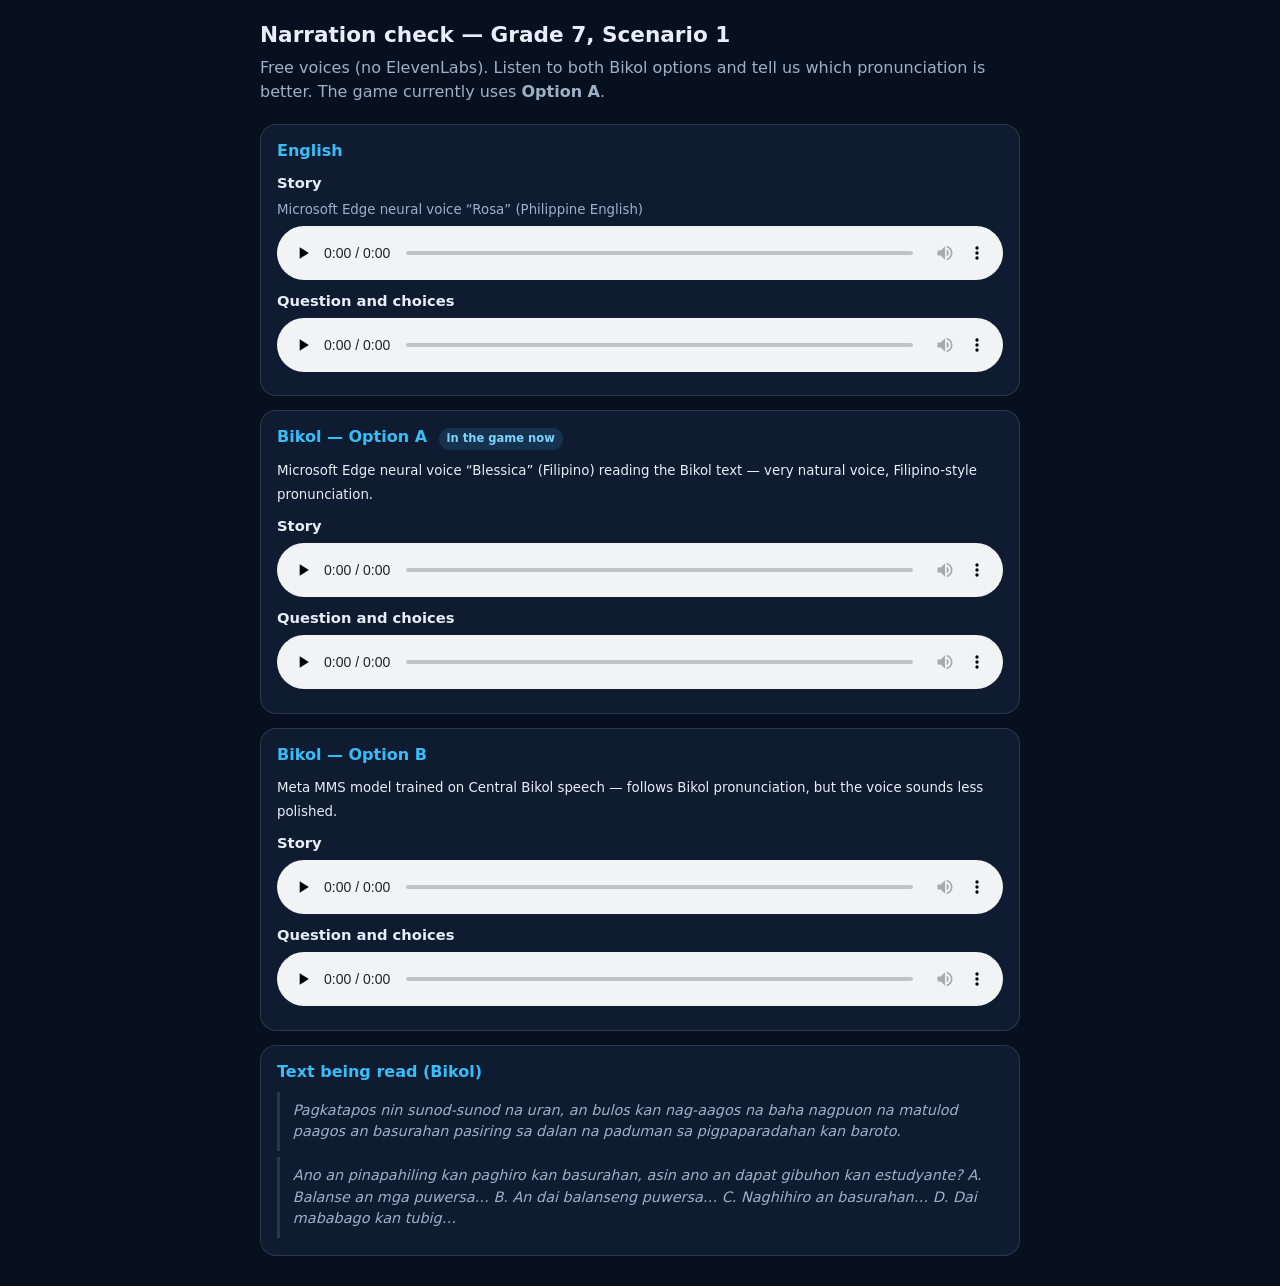
<file: narration-test.html>
<!DOCTYPE html>
<html lang="en">
<head>
<meta charset="UTF-8">
<meta name="viewport" content="width=device-width, initial-scale=1.0">
<meta name="robots" content="noindex">
<title>Narration check — Scenario 1</title>
<style>
  :root{--bg:#07101f;--card:#0f1b30;--bd:rgba(255,255,255,.12);--tx:#e8eef7;--mut:#9fb0c6;--acc:#38bdf8}
  *{box-sizing:border-box}
  body{margin:0;background:var(--bg);color:var(--tx);font:16px/1.5 system-ui,-apple-system,"Segoe UI",sans-serif;padding:16px}
  main{max-width:760px;margin:0 auto}
  h1{font-size:1.35rem;margin:.2rem 0 .3rem}
  p.lead{color:var(--mut);margin:0 0 1.2rem}
  section{background:var(--card);border:1px solid var(--bd);border-radius:16px;padding:14px 16px;margin-bottom:14px}
  h2{font-size:1rem;margin:0 0 .5rem;color:var(--acc)}
  .row{display:grid;gap:6px;margin:.6rem 0}
  .row b{font-size:.92rem}
  .row small{color:var(--mut)}
  audio{width:100%}
  blockquote{margin:.4rem 0 .2rem;padding:.5rem .8rem;border-left:3px solid var(--bd);color:var(--mut);font-style:italic;font-size:.9rem}
  .tag{display:inline-block;font-size:.72rem;font-weight:700;padding:2px 8px;border-radius:999px;background:rgba(56,189,248,.15);color:#7dd3fc;margin-left:6px}
</style>
</head>
<body>
<main>
  <h1>Narration check — Grade 7, Scenario 1</h1>
  <p class="lead">Free voices (no ElevenLabs). Listen to both Bikol options and tell us which pronunciation is better. The game currently uses <b>Option A</b>.</p>

  <section>
    <h2>English</h2>
    <div class="row"><b>Story</b><small>Microsoft Edge neural voice “Rosa” (Philippine English)</small>
      <audio controls preload="none" src="audio/narr/g7s1-sit-en.mp3?v=2"></audio></div>
    <div class="row"><b>Question and choices</b>
      <audio controls preload="none" src="audio/narr/g7s1-q-en.mp3?v=2"></audio></div>
  </section>

  <section>
    <h2>Bikol — Option A <span class="tag">in the game now</span></h2>
    <small>Microsoft Edge neural voice “Blessica” (Filipino) reading the Bikol text — very natural voice, Filipino-style pronunciation.</small>
    <div class="row"><b>Story</b><audio controls preload="none" src="audio/narr/g7s1-sit-bi.mp3?v=2"></audio></div>
    <div class="row"><b>Question and choices</b><audio controls preload="none" src="audio/narr/g7s1-q-bi.mp3?v=2"></audio></div>
  </section>

  <section>
    <h2>Bikol — Option B</h2>
    <small>Meta MMS model trained on Central Bikol speech — follows Bikol pronunciation, but the voice sounds less polished.</small>
    <div class="row"><b>Story</b><audio controls preload="none" src="audio/narr/alt/mms-sit-bi.m4a"></audio></div>
    <div class="row"><b>Question and choices</b><audio controls preload="none" src="audio/narr/alt/mms-q-bi.m4a"></audio></div>
  </section>

  <section>
    <h2>Text being read (Bikol)</h2>
    <blockquote>Pagkatapos nin sunod-sunod na uran, an bulos kan nag-aagos na baha nagpuon na matulod paagos an basurahan pasiring sa dalan na paduman sa pigpaparadahan kan baroto.</blockquote>
    <blockquote>Ano an pinapahiling kan paghiro kan basurahan, asin ano an dapat gibuhon kan estudyante? A. Balanse an mga puwersa… B. An dai balanseng puwersa… C. Naghihiro an basurahan… D. Dai mababago kan tubig…</blockquote>
  </section>
</main>
</body>
</html>
</file>
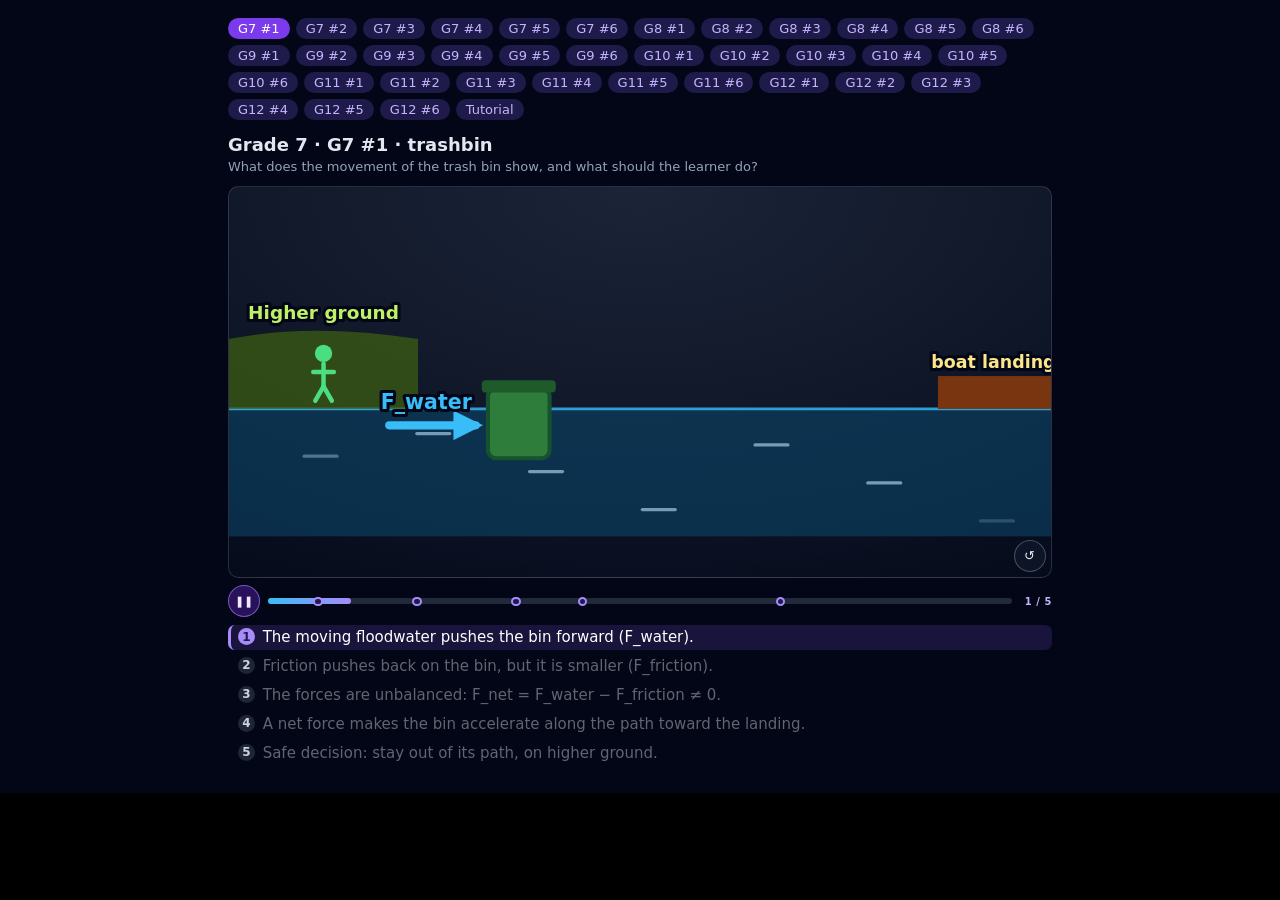
<file: tools/explain-preview.html>
<!doctype html>
<html lang="en"><head><meta charset="utf-8"><meta name="viewport" content="width=device-width,initial-scale=1">
<title>Explanation Visuals Preview</title>
<!-- Dev-only preview of every question's animated explanation (js/explain-visuals.js).
     Not deployed (firebase.json ignores tools/). Open via the local server:
     http://localhost:5050/tools/explain-preview.html   ?k=g11-3 picks one, &t=4 freezes at 4 s. -->
<link rel="stylesheet" href="../css/game.css">
<style>
  body{margin:0;background:#020617;color:#e2e8f0;font:15px system-ui,-apple-system,sans-serif;overflow:auto!important;height:auto!important}
  .wrap{max-width:860px;margin:0 auto;padding:18px}
  nav{display:flex;flex-wrap:wrap;gap:6px;margin-bottom:14px}
  nav a{color:#c4b5fd;background:#1e1b4b;border-radius:999px;padding:3px 10px;text-decoration:none;font-size:13px}
  nav a.on{background:#7c3aed;color:#fff}
  h1{font-size:18px;margin:0 0 4px} .sub{color:#94a3b8;margin:0 0 12px;font-size:13px}
  .xv-svg{height:auto!important}
  .xv-steps li{font-size:15px}
</style></head><body><div class="wrap">
<nav id="nav"></nav><h1 id="title"></h1><p class="sub" id="sub"></p>
<div class="xv" id="fb-visual"></div>
</div>
<script src="../js/game-data.js"></script>
<script src="../js/explain-visuals.js"></script>
<script>
const q = new URLSearchParams(location.search);
const items = [];
Object.entries(GRADES).forEach(([g,gd])=> gd.scenarios.forEach((sc,i)=> items.push({k:`g${g}-${i+1}`, g:+g, sc, label:`G${g} #${i+1}`})));
items.push({k:'practice', g:7, sc:{scene:'practice'}, label:'Tutorial'});
const cur = items.find(x=>x.k===q.get('k')) || items[0];
document.getElementById('nav').innerHTML = items.map(x=>`<a href="?k=${x.k}" class="${x===cur?'on':''}">${x.label}</a>`).join('');
document.getElementById('title').textContent = `${GRADES[cur.g] ? GRADES[cur.g].name : ''} · ${cur.label} · ${cur.sc.scene || cur.sc.comp || ''}`;
document.getElementById('sub').textContent = (cur.sc.q || cur.sc.objective || '').slice(0,160);
const opts = cur.sc.lab ? {grade:cur.g, lab:{w:cur.sc.world, loaded:+(q.get('n')||3)}} : {grade:cur.g};
renderExplainVisual(cur.sc, opts);
if(q.get('t')){ const svg=document.querySelector('.xv-svg'); setTimeout(()=>{ svg.pauseAnimations(); svg.setCurrentTime(+q.get('t')); document.querySelectorAll('.xv-steps li').forEach(li=>{ li.classList.toggle('on', +li.dataset.t <= +q.get('t')); }); }, 50); }
</script></body></html>
</file>
<file: css/game.css>
*,*::before,*::after{box-sizing:border-box;margin:0;padding:0;-webkit-tap-highlight-color:transparent}
:root{--acc:#38bdf8;--safe:#22c55e;--risky:#f59e0b;--unsafe:#ef4444;
--bg-glass:rgba(8,15,30,.72);--bg-glass2:rgba(15,25,45,.88);
--bord:rgba(255,255,255,.13);--bord2:rgba(255,255,255,.24);
--tx:#fff;--txm:rgba(255,255,255,.55);--txd:rgba(255,255,255,.32)}
html,body{height:100%;overflow:hidden;background:#000;font-family:'Segoe UI',system-ui,-apple-system,sans-serif;color:var(--tx);user-select:none}
#c{position:fixed;inset:0;width:100%;height:100%;display:block}
/* Clean vignette only. There used to be an SVG feTurbulence film-grain layer blended
   over the whole canvas here — on a high-DPI screen that grain is drawn at CSS-pixel
   size, so it reads as exactly the speckly "pixelated" artefact it was meant to
   stylise. A soft edge falloff alone gives the depth without dirtying the image. */
#vignette{
  position:fixed;inset:0;pointer-events:none;z-index:3;
  background:radial-gradient(ellipse at center,transparent 46%,rgba(0,0,0,.38) 100%);
}

/* Cinematic color grading per lighting mood — set as a data attribute on <body> from
   setupLighting() so a stormy scene reads cold/desaturated and a sunny one warm/punchy,
   instead of every mood sharing the same flat color response. Canvas-only, so UI text/
   panels stay unaffected and fully legible regardless of scene mood. */
#c{transition:filter .8s ease}
body[data-mood="sunny"] #c{filter:saturate(1.14) contrast(1.06) brightness(1.03)}
body[data-mood="overcast"] #c{filter:saturate(.86) contrast(.97) brightness(.97)}
body[data-mood="storm"] #c{filter:saturate(.7) contrast(1.12) brightness(.8) hue-rotate(-4deg)}
body[data-mood="twilight"] #c{filter:saturate(1.18) contrast(1.05) brightness(.95) sepia(.14)}
/* Grade 7 scenes: still moody, but keep colour and contrast so objects stay easy to tell apart */
body[data-mood="overcast-g7"] #c{filter:saturate(1.1) contrast(1.07)}
body[data-mood="storm-g7"] #c{filter:saturate(.95) contrast(1.1) brightness(.94) hue-rotate(-3deg)}
#ui{position:fixed;inset:0;pointer-events:none;z-index:10}
.screen{position:absolute;inset:0;display:none;pointer-events:none}
.screen.on{display:flex;pointer-events:all}

/* LOADING — animated logo intro (see icons/logo-mark.svg for the static mark).
   Timeline: shield pops in (0–.7s) → outline traces → waves rise → cursor drops and
   "clicks" (~1.2s, then every 2.8s) → wordmark, tagline and progress bar follow.
   Only transform/opacity/stroke are animated so it stays smooth on low-end phones. */
#s-load{background:radial-gradient(ellipse at center,#0a1830,#000510 75%);flex-direction:column;align-items:center;justify-content:center;z-index:999;overflow:hidden;font-family:'Baloo 2','Segoe UI',system-ui,-apple-system,sans-serif;transition:opacity .45s ease,transform .45s cubic-bezier(.4,0,.2,1)}
#s-load.ld-out{opacity:0;transform:scale(1.06);pointer-events:none}
.ld-glow{position:absolute;left:50%;top:50%;width:min(70vmin,560px);height:min(70vmin,560px);margin:calc(min(70vmin,560px) / -2) 0 0 calc(min(70vmin,560px) / -2);border-radius:50%;background:radial-gradient(circle,rgba(56,189,248,.22),rgba(99,102,241,.1) 45%,transparent 70%);transform:translateY(-12%);animation:ldGlow 4.5s ease-in-out infinite;pointer-events:none}
.ld-float{animation:ldFloat 4s ease-in-out 1.4s infinite}
.ld-mark{display:block;width:clamp(104px,27vh,200px);height:auto;overflow:visible;filter:drop-shadow(0 14px 30px rgba(14,165,233,.35))}
.ld-mark *{transform-box:fill-box}
.ld-shield{transform-origin:center;animation:ldPop .75s cubic-bezier(.34,1.56,.64,1) both}
.ld-outline{stroke-dasharray:1;stroke-dashoffset:1;opacity:.9;animation:ldTrace 1.1s cubic-bezier(.65,0,.35,1) .25s both,ldFadeOut .6s ease 1.4s forwards}
.ld-waves{animation:ldRise .8s cubic-bezier(.22,1,.36,1) .35s both}
.ld-w1{animation:ldDrift 3.2s linear infinite}
.ld-w2{animation:ldDrift 4.6s linear infinite reverse}
.ld-sheen{transform:skewX(-18deg);animation:ldSheen 3.6s ease-in-out 1.3s infinite}
.ld-cursor{transform-origin:0% 0%;animation:ldDrop .6s cubic-bezier(.22,1,.36,1) .55s both,ldClick 2.8s ease-in-out 1.15s infinite}
.ld-burst line{transform-origin:100% 100%;opacity:0;animation:ldBurst 2.8s ease-out 1.15s infinite}
.ld-burst line:nth-child(2){animation-delay:1.19s}
.ld-burst line:nth-child(3){animation-delay:1.23s}
.ld-ripple{transform-origin:center;opacity:0;animation:ldRipple 2.8s ease-out 1.15s infinite}
.ld-word{display:flex;flex-direction:column;align-items:center;line-height:.86;margin-top:clamp(.6rem,2.4vh,1.2rem)}
.ld-click{font-size:clamp(1rem,3.4vh,1.45rem);font-weight:700;letter-spacing:.3em;padding-left:.3em;animation:ldUp .6s cubic-bezier(.22,1,.36,1) .7s both}
.ld-click i{font-style:normal;font-weight:600;letter-spacing:0;color:rgba(255,255,255,.65);font-size:.78em}
.ld-survive{font-size:clamp(2.4rem,9.5vh,4.4rem);font-weight:800;letter-spacing:.01em;background:linear-gradient(90deg,#38bdf8,#818cf8 40%,#c4b5fd 50%,#818cf8 60%,#38bdf8);background-size:250% 100%;-webkit-background-clip:text;background-clip:text;-webkit-text-fill-color:transparent;color:transparent;animation:ldUp .7s cubic-bezier(.22,1,.36,1) .82s both,ldShimmer 3.6s ease-in-out 1.6s infinite}
.ld-tag{font-size:clamp(.6rem,1.8vh,.74rem);color:var(--txm);margin:clamp(.4rem,1.6vh,.8rem) 0 clamp(1rem,4vh,2rem);letter-spacing:.24em;text-transform:uppercase;font-weight:600;animation:ldFade .6s ease 1s both}
.ld-bar{position:relative;width:min(280px,70vw);height:4px;background:rgba(255,255,255,.08);border-radius:4px;overflow:hidden;animation:ldFade .5s ease 1.05s both}
.ld-fill{position:relative;height:100%;background:linear-gradient(90deg,#38bdf8,#818cf8,#c084fc);width:0%;transition:width .7s cubic-bezier(.22,1,.36,1);border-radius:4px;box-shadow:0 0 12px rgba(56,189,248,.6);overflow:hidden}
.ld-fill::after{content:'';position:absolute;top:0;bottom:0;left:-40%;width:40%;background:linear-gradient(90deg,transparent,rgba(255,255,255,.7),transparent);animation:ldBarShine 1.4s linear infinite}
.ld-meta{display:flex;justify-content:space-between;gap:1rem;width:min(280px,70vw);margin-top:.7rem;font-size:.7rem;color:var(--txm);font-family:'Segoe UI',system-ui,-apple-system,sans-serif;animation:ldFade .5s ease 1.1s both}
.ld-tip.swap{animation:ldTip .4s ease both}
.ld-pct{font-variant-numeric:tabular-nums;font-weight:600;color:#bae6fd}
.ld-obj{margin-top:clamp(.8rem,3vh,1.6rem);max-width:340px;padding:0 1rem;text-align:center;font-size:.82rem;color:var(--txm);line-height:1.55;font-family:'Segoe UI',system-ui,-apple-system,sans-serif;animation:ldFade .6s ease 1.25s both}
@media (max-height:420px){.ld-obj{display:none}.ld-tag{margin-bottom:.8rem}}
@keyframes ldPop{0%{opacity:0;transform:scale(.55) rotate(-8deg)}60%{opacity:1}100%{opacity:1;transform:none}}
@keyframes ldTrace{to{stroke-dashoffset:0}}
@keyframes ldFadeOut{to{opacity:0}}
@keyframes ldRise{from{transform:translateY(34px)}to{transform:none}}
@keyframes ldDrift{from{transform:translateX(0)}to{transform:translateX(48px)}}
@keyframes ldSheen{0%{transform:translateX(0) skewX(-18deg)}45%,100%{transform:translateX(180px) skewX(-18deg)}}
@keyframes ldDrop{from{opacity:0;transform:translate(14px,-26px) scale(.8)}to{opacity:1;transform:none}}
@keyframes ldClick{0%,8%,100%{transform:none}4%{transform:scale(.86) translate(1px,1px)}}
@keyframes ldBurst{0%{opacity:0;transform:scale(.2)}4%{opacity:1;transform:scale(1.15)}12%{opacity:1;transform:scale(1)}26%,100%{opacity:0;transform:scale(1)}}
@keyframes ldRipple{0%{opacity:.85;transform:scale(.3)}30%,100%{opacity:0;transform:scale(3.2)}}
@keyframes ldUp{from{opacity:0;transform:translateY(14px)}to{opacity:1;transform:none}}
@keyframes ldFade{from{opacity:0}to{opacity:1}}
@keyframes ldShimmer{0%,100%{background-position:100% 0}50%{background-position:0 0}}
@keyframes ldGlow{0%,100%{opacity:.75;transform:translateY(-12%) scale(1)}50%{opacity:1;transform:translateY(-12%) scale(1.08)}}
@keyframes ldFloat{0%,100%{transform:translateY(0)}50%{transform:translateY(-6px)}}
@keyframes ldBarShine{to{left:110%}}
@keyframes ldTip{from{opacity:0;transform:translateY(6px)}to{opacity:1;transform:none}}
/* Reduced motion: kill decorative animation for vestibular safety */
@media (prefers-reduced-motion: reduce){ *,*::before,*::after{animation-duration:.01s !important;animation-iteration-count:1 !important;transition-duration:.01s !important} }
/* Lab panel (buoyancy laboratory) */
.lab-panel{background:var(--bg-glass2);backdrop-filter:blur(22px);border:1px solid var(--bord);border-radius:18px;padding:1rem 1.2rem;max-width:560px;width:100%;pointer-events:all;text-align:center}
.lab-prompt{font-size:.85rem;font-weight:600;margin-bottom:.7rem;line-height:1.4}
.lab-step{display:inline-flex;align-items:center;gap:14px;margin-bottom:.7rem}
.lab-step button{width:46px;height:46px;border-radius:12px;border:1.5px solid var(--bord2);background:rgba(255,255,255,.08);color:#fff;font-size:1.3rem;font-weight:700;cursor:pointer;font-family:inherit}
.lab-step button:disabled{opacity:.3;pointer-events:none}
.lab-num{font-size:1.9rem;font-weight:800;min-width:56px}
.lab-go{display:block;width:100%;padding:12px;border-radius:12px;border:none;background:linear-gradient(135deg,#7c3aed,#a78bfa);color:#fff;font-size:.9rem;font-weight:700;cursor:pointer;font-family:inherit;margin-top:.3rem}
.lab-go:disabled{opacity:.35;pointer-events:none}
.gauge{margin:.5rem 0 .2rem;text-align:left}
.gauge-row{display:flex;align-items:center;gap:8px;margin-bottom:5px;font-size:.68rem}
.gauge-lbl{width:118px;color:var(--txm);font-family:monospace}
.gauge-bw{flex:1;height:9px;background:rgba(255,255,255,.08);border-radius:5px;overflow:hidden}
.gauge-b{height:100%;border-radius:5px;transition:width .3s}
.gauge-val{width:72px;text-align:right;font-family:monospace;font-size:.68rem}
.lab-hint{font-size:.72rem;color:#fbbf24;margin-top:.5rem;line-height:1.45;display:none}
.lab-attempt{font-size:.62rem;color:var(--txd);letter-spacing:.15em;text-transform:uppercase;margin-bottom:.4rem}

/* MENU — a single scrollless "mobile game" home screen: everything the student needs
   (title, their assigned grade card, session-join state, recent history) stacks in one
   flex column sized to fit the viewport, never a scrolling page. */
#s-menu{flex-direction:column;align-items:center;justify-content:center;background:linear-gradient(180deg,rgba(5,15,35,.42),rgba(2,8,20,.68));overflow:hidden;padding:1.2rem 1rem}
.menu-wrap{text-align:center;max-width:520px;width:100%;max-height:100%;display:flex;flex-direction:column;align-items:center;gap:.85rem;overflow:hidden}
.menu-eyebrow{font-size:.6rem;letter-spacing:.28em;text-transform:uppercase;color:var(--acc);font-weight:600}
.menu-h1{font-size:clamp(1.6rem,5vw,3.4rem);font-weight:800;letter-spacing:-0.04em;line-height:.95}
.menu-h1 em{font-style:normal;background:linear-gradient(135deg,#38bdf8,#818cf8,#c084fc);-webkit-background-clip:text;background-clip:text;-webkit-text-fill-color:transparent}
.menu-sub{font-size:.8rem;color:var(--txm);max-width:460px;line-height:1.4}

.start-card{position:relative;width:100%;background:rgba(255,255,255,.045);backdrop-filter:blur(24px);border:1px solid var(--bord);border-radius:20px;padding:1.1rem 1.3rem;overflow:hidden}
.start-card::before{content:'';position:absolute;inset:0;opacity:.16;background:linear-gradient(135deg,var(--cc,#38bdf8),transparent 70%);pointer-events:none}
.start-card>*{position:relative}
.start-num{font-size:2.3rem;font-weight:800;line-height:1;color:var(--cc,#38bdf8)}
.start-topic{font-size:1rem;font-weight:700;margin-top:.15rem}
.start-code{font-size:.64rem;color:var(--txd);font-family:monospace;margin-top:.25rem;margin-bottom:.8rem}

.session-wait{display:flex;flex-direction:column;align-items:center;gap:.55rem;padding-top:.2rem}
.session-wait-spinner{width:20px;height:20px;border-radius:50%;border:2.5px solid rgba(255,255,255,.15);border-top-color:var(--acc);animation:menuSpin 1s linear infinite}
@keyframes menuSpin{to{transform:rotate(360deg)}}
.session-wait-text{font-size:.7rem;color:var(--txm);line-height:1.45;max-width:320px}
.session-wait-text strong{color:#fff}

.session-ready-badge{display:inline-flex;align-items:center;gap:6px;font-size:.64rem;letter-spacing:.04em;color:#4ade80;background:rgba(34,197,94,.12);border:1px solid rgba(34,197,94,.35);padding:5px 12px;border-radius:20px;margin-bottom:.7rem}
.start-btn{display:block;width:100%;padding:12px;border-radius:14px;border:none;background:linear-gradient(135deg,#38bdf8,#818cf8);color:#fff;font-size:.88rem;font-weight:700;cursor:pointer;font-family:inherit;box-shadow:0 8px 24px rgba(56,189,248,.3)}
.start-btn:hover{filter:brightness(1.08)}

.history-box{width:100%;background:rgba(255,255,255,.03);border:1px solid var(--bord);border-radius:14px;padding:.7rem .9rem}
.history-title{font-size:.6rem;letter-spacing:.14em;text-transform:uppercase;color:var(--txd);margin-bottom:.4rem;text-align:left}
.history-row{display:flex;justify-content:space-between;gap:.6rem;font-size:.7rem;color:var(--txm);padding:3px 0;border-top:1px solid rgba(255,255,255,.06)}
.history-row:first-child{border-top:none}

.menu-foot{font-size:.58rem;color:var(--txd);text-align:center;line-height:1.4;max-width:520px}

/* HUD — one consolidated header row: back button + grade/topic on the left, score on
   the right. Nothing else is absolutely positioned into this corner, so nothing overlaps. */
#hud-top{position:absolute;top:0;left:0;right:0;padding:1rem 1.25rem;display:flex;justify-content:space-between;align-items:flex-start;gap:.6rem;flex-wrap:wrap;pointer-events:none;z-index:5}
.hud-left{display:flex;align-items:center;gap:8px;flex-wrap:wrap;pointer-events:none}
.hud-pill{background:var(--bg-glass);backdrop-filter:blur(16px);border:1px solid var(--bord);border-radius:22px;padding:6px 13px;font-size:.72rem;font-weight:500;display:inline-flex;align-items:center;gap:8px;pointer-events:all}
.hud-pill .dot-i{width:11px;height:11px;border-radius:50%;background:var(--acc)}
.hud-topic-pill{font-size:.66rem;color:var(--txm)}
.hud-score{background:var(--bg-glass);backdrop-filter:blur(16px);border:1px solid var(--bord);border-radius:14px;padding:8px 15px;text-align:center;min-width:88px;pointer-events:all}
.hs-num{font-size:1.4rem;font-weight:800;line-height:1}
.hs-of{font-size:.75rem;color:var(--txm);font-weight:600}
.hs-lbl{font-size:.52rem;color:var(--txd);letter-spacing:.2em;text-transform:uppercase;margin-top:3px;font-weight:600}
#back-btn{background:var(--bg-glass);backdrop-filter:blur(16px);border:1px solid var(--bord);color:#fff;padding:7px 13px;border-radius:22px;font-size:.72rem;font-weight:500;cursor:pointer;pointer-events:all;transition:all .15s;font-family:inherit}
#back-btn:hover{background:rgba(255,255,255,.15)}
.observe-btn{cursor:pointer;border:1px solid var(--bord);font-family:inherit;transition:all .15s}
.observe-btn:hover{background:rgba(255,255,255,.15)}
.observe-btn.active{background:rgba(56,189,248,.18);border-color:rgba(56,189,248,.5);color:#7dd3fc}
.mute-btn{cursor:pointer;border:1px solid var(--bord);font-family:inherit;transition:all .15s}
.mute-btn:hover{background:rgba(255,255,255,.15)}
.mute-btn.muted{background:rgba(239,68,68,.14);border-color:rgba(239,68,68,.4);color:#fca5a5}

/* ═══ STORY / NARRATION OVERLAY ═══
   A movie-style intro for each scenario: black letterbox bars top+bottom, the
   situation text narrated as a subtitle-style caption (English, plus Bikol dialect in
   italics underneath when the scenario has it) over the live 3D scene. Auto-advances
   after a few seconds (see the JS timing) or the student can tap Skip. This IS what
   gates the question panel now — .panel-hidden on #side-panel stays applied for as
   long as this overlay is showing. */
#story-overlay{position:absolute;inset:0;z-index:8;display:flex;flex-direction:column;justify-content:space-between;opacity:0;pointer-events:none;transition:opacity .5s ease}
#story-overlay.on{opacity:1;pointer-events:all}
.story-bar{background:#000;height:15%;flex-shrink:0}
.story-caption{flex:1;display:flex;flex-direction:column;align-items:center;justify-content:center;text-align:center;padding:.6rem 1.2rem;
  background:linear-gradient(180deg,rgba(0,0,0,.35),rgba(0,0,0,0) 22%,rgba(0,0,0,0) 78%,rgba(0,0,0,.35))}   /* blends into the letterbox bars */
/* Oblong caption plate: a black elliptical gradient — solid behind the words, feathering
   out to nothing at the edges — so the text is readable over bright sky, water or
   labels without a hard box cutting into the cinematic frame. */
.story-box{position:relative;display:flex;flex-direction:column;align-items:center;max-width:min(980px,90vw);padding:1.3rem 3rem 1.45rem;
  border-radius:56px;
  background:radial-gradient(ellipse at 50% 50%, rgba(2,6,16,.9) 0%, rgba(4,10,24,.8) 70%, rgba(6,14,30,.74) 100%);
  box-shadow:0 0 40px 28px rgba(4,10,24,.72)}   /* the wide soft shadow feathers the oblong's edge into the scene */
.story-box::before{content:'';position:absolute;left:18%;right:18%;top:.55rem;height:1px;
  background:linear-gradient(90deg,transparent,rgba(56,189,248,.55),transparent)}   /* faint cyan accent, echoes the HUD */
.story-num{font-size:.62rem;letter-spacing:.3em;text-transform:uppercase;color:var(--acc);margin-bottom:.9rem;opacity:0;animation:storyFadeIn .6s ease forwards}
.story-en{font-size:1.15rem;font-weight:600;line-height:1.55;max-width:720px;color:#fff;text-shadow:0 2px 14px rgba(0,0,0,.85);opacity:0;animation:storyFadeIn .7s ease .15s forwards}
.story-bi{font-size:.95rem;font-style:italic;line-height:1.5;max-width:680px;color:rgba(255,255,255,.72);margin-top:.7rem;text-shadow:0 2px 12px rgba(0,0,0,.85);opacity:0;animation:storyFadeIn .7s ease .35s forwards}
.story-bi:empty{display:none}
@keyframes storyFadeIn{from{opacity:0;transform:translateY(10px)}to{opacity:1;transform:translateY(0)}}
.story-bar-bottom{display:flex;align-items:center;justify-content:flex-end;padding:0 1.5rem}
.story-skip{background:rgba(255,255,255,.1);border:1px solid rgba(255,255,255,.28);color:#fff;padding:7px 16px;border-radius:20px;font-size:.75rem;font-weight:600;cursor:pointer;pointer-events:all;font-family:inherit;backdrop-filter:blur(8px);transition:all .15s}
.story-skip:hover{background:rgba(255,255,255,.22)}

/* Bikol-dialect line under an English scenario/question/choice — used across the
   scenario card and choice buttons whenever a scenario supplies *_bi text. */
.bikol-text{display:block;font-style:italic;opacity:.68;font-size:.8em;line-height:1.3;margin-top:2px;font-weight:400}

/* SIDE PANEL — everything the student needs to read/answer: PAGASA alert, live
   conditions/thresholds, the scenario question, progress dots and choices. Docked to
   one side so it never covers the 3D scene/character in the middle. Fades/slides in
   a beat after the scenario loads (see .panel-hidden), and becomes a bottom sheet on
   narrow screens (see the responsive block further down). */
#side-panel{position:absolute;top:70px;right:1rem;bottom:140px;width:380px;max-width:92vw;overflow-y:auto;pointer-events:none;z-index:4;transition:opacity .5s ease,transform .5s ease}
#side-panel.panel-hidden{opacity:0;transform:translateX(28px);pointer-events:none!important}
/* Its children opt back in with pointer-events:all (below), which would otherwise keep an
   invisible panel catching taps — most visibly over the joystick once the full-screen
   question is hidden. A hidden panel must not catch anything. */
#side-panel.panel-hidden *{pointer-events:none!important}
/* Separate from #side-panel itself so JS can shrink just this wrapper (via `zoom`) to
   guarantee a no-scrollbar fit for unusually long content, without fighting the
   panel's own position/size/fade-transition rules. */
#side-panel-inner{display:flex;flex-direction:column;gap:.5rem}
#side-panel-inner > *{pointer-events:all}

#pagasa-alert{background:var(--bg-glass2);backdrop-filter:blur(16px);border:1.5px solid transparent;border-radius:13px;padding:7px 16px;font-size:.75rem;font-weight:700;text-align:center;display:none;animation:aPulse 2.5s ease-in-out infinite}
@keyframes aPulse{0%,100%{opacity:1}50%{opacity:.8}}
/* Take Control action guides: contextual action button + "Your tasks" checklist */
.g7-act{position:fixed;left:50%;bottom:calc(2.2rem + env(safe-area-inset-bottom,0px));transform:translateX(-50%);z-index:61;pointer-events:all;
  padding:.85rem 1.6rem;border-radius:999px;border:2px solid #fde047;background:linear-gradient(135deg,#16a34a,#22c55e);color:#fff;
  font:800 1rem/1.1 'Segoe UI',system-ui,-apple-system,sans-serif;letter-spacing:.01em;white-space:nowrap;cursor:pointer;
  box-shadow:0 0 0 0 rgba(253,224,71,.7),0 8px 22px rgba(0,0,0,.45);animation:g7ActPulse 1.3s ease-out infinite;touch-action:manipulation}
.g7-act:active{transform:translateX(-50%) scale(.95)}
.g7-act::after{content:'Space';margin-left:.6rem;font-size:.62rem;font-weight:700;opacity:.75;border:1px solid rgba(255,255,255,.6);border-radius:5px;padding:1px 5px;vertical-align:middle}
@media (hover:none){.g7-act::after{display:none}}
@keyframes g7ActPulse{0%{box-shadow:0 0 0 0 rgba(253,224,71,.65),0 8px 22px rgba(0,0,0,.45)}70%{box-shadow:0 0 0 16px rgba(253,224,71,0),0 8px 22px rgba(0,0,0,.45)}100%{box-shadow:0 0 0 0 rgba(253,224,71,0),0 8px 22px rgba(0,0,0,.45)}}
.g7-steps{position:fixed;left:calc(1rem + env(safe-area-inset-left,0px));top:calc(3.6rem + env(safe-area-inset-top,0px));z-index:7;max-width:min(270px,34vw);
  background:rgba(10,18,34,.78);backdrop-filter:blur(12px);border:1px solid rgba(255,255,255,.14);border-radius:14px;padding:.5rem .65rem;color:#e2e8f0;pointer-events:none}
.g7s-h{font-size:.58rem;letter-spacing:.18em;text-transform:uppercase;color:#7dd3fc;font-weight:700;margin-bottom:.3rem}
.g7s-i{display:flex;gap:.45rem;align-items:flex-start;font-size:.74rem;line-height:1.3;padding:.18rem 0;color:#94a3b8;transition:color .2s}
.g7s-b{flex:0 0 auto;width:15px;height:15px;margin-top:1px;border-radius:50%;border:1.5px solid #475569;display:inline-flex;align-items:center;justify-content:center;font-size:.6rem}
.g7s-i.now{color:#fff;font-weight:700}.g7s-i.now .g7s-b{border-color:#fde047;background:rgba(253,224,71,.25);box-shadow:0 0 8px rgba(253,224,71,.6)}
.g7s-i.done{color:#86efac}.g7s-i.done .g7s-b{border-color:#22c55e;background:#22c55e;color:#052e16}.g7s-i.done .g7s-b::before{content:'✓';font-weight:900}
.g7s-i.pop{animation:g7Pop .6s ease}
@keyframes g7Pop{0%{transform:scale(1)}40%{transform:scale(1.08)}100%{transform:scale(1)}}
@media (max-height:480px){.g7-steps{top:calc(2.7rem + env(safe-area-inset-top,0px));padding:.35rem .5rem;max-width:min(230px,32vw)}.g7s-i{font-size:.64rem;padding:.08rem 0}.g7s-i.done{display:none}.g7s-h{margin-bottom:.15rem}
  .g7-act{bottom:calc(1.2rem + env(safe-area-inset-bottom,0px));padding:.6rem 1.15rem;font-size:.86rem}}
/* on-the-spot action panels in item scenes (e.g. aiming the rescue rope) */
.g7-panel{position:fixed;right:max(12px,env(safe-area-inset-right));bottom:max(12px,env(safe-area-inset-bottom));z-index:60;width:min(340px,calc(100vw - 24px));max-height:calc(100vh - 90px);overflow:auto;background:rgba(10,18,34,.9);backdrop-filter:blur(16px);border:1px solid rgba(56,189,248,.45);border-radius:16px;padding:.75rem .9rem;color:#e2e8f0;box-shadow:0 10px 30px rgba(0,0,0,.5);pointer-events:all;user-select:none}
.g7p-h{font-weight:800;font-size:.9rem;margin-bottom:.25rem}
.g7p-d{font-size:.72rem;color:#94a3b8;line-height:1.4;margin-bottom:.45rem}
.g7p-d b,.g7p-f b{color:#7dd3fc}
.g7p-l{display:block;font-size:.76rem;margin:.3rem 0}
.g7p-l b{float:right;color:#fde047;font-family:monospace}
.g7p-l input{display:block;width:100%;margin-top:.25rem;accent-color:#38bdf8;height:26px}
.g7p-f{font-size:.74rem;font-family:monospace;margin:.35rem 0}
.g7p-msg{font-size:.74rem;line-height:1.4;min-height:2.1em;margin:.3rem 0 .4rem;color:#cbd5e1}
.g7p-msg.ok{color:#86efac}.g7p-msg.bad{color:#fca5a5}
.g7-panel .lab-go:disabled{opacity:.5}
@media (max-height:480px){.g7-panel{padding:.5rem .7rem;width:min(300px,46vw)}.g7p-d{display:none}.g7p-l{margin:.15rem 0}.g7p-l input{height:20px}}
#params-panel{background:var(--bg-glass);backdrop-filter:blur(18px);border:1px solid var(--bord);border-radius:17px;padding:.7rem .85rem}
.pp-title{font-size:.56rem;text-transform:uppercase;letter-spacing:.18em;color:var(--txd);margin-bottom:.5rem;font-weight:600}
.pp-row{margin-bottom:.4rem}
.pp-row:last-child{margin-bottom:0}
.pp-head{display:flex;justify-content:space-between;align-items:baseline;margin-bottom:4px}
.pp-label{font-size:.67rem;color:var(--txm)}
.pp-val{font-size:.82rem;font-weight:700}
.pp-bw{height:4px;background:rgba(255,255,255,.08);border-radius:2px;overflow:hidden}
.pp-b{height:100%;border-radius:2px;transition:width .8s}
.pp-st{font-size:.54rem;font-weight:700;letter-spacing:.1em;text-transform:uppercase;padding:1px 6px;border-radius:7px;display:inline-block;margin-top:3px}
.c-safe{color:#4ade80}.c-risky{color:#fbbf24}.c-unsafe{color:#f87171}
.st-safe{background:rgba(34,197,94,.12);color:#4ade80}.st-risky{background:rgba(245,158,11,.12);color:#fbbf24}.st-unsafe{background:rgba(239,68,68,.15);color:#f87171}
.b-safe{background:linear-gradient(90deg,#16a34a,#22c55e)}
.b-risky{background:linear-gradient(90deg,#d97706,#f59e0b)}
.b-unsafe{background:linear-gradient(90deg,#dc2626,#ef4444);box-shadow:0 0 8px rgba(239,68,68,.5)}

/* SCENARIO + CHOICES — normal-flow children of #side-panel now, not individually
   positioned, so they stack cleanly in one readable column. */
#scen-card{background:var(--bg-glass2);backdrop-filter:blur(26px);border:1px solid var(--bord);border-radius:20px;padding:.85rem 1.1rem;text-align:center;animation:sUp .5s cubic-bezier(.4,0,.2,1)}
@keyframes sUp{from{opacity:0;transform:translateY(14px)}to{opacity:1;transform:translateY(0)}}
.sc-num{font-size:.58rem;text-transform:uppercase;letter-spacing:.22em;color:var(--txd);margin-bottom:.35rem;font-weight:600}
.sc-sit{font-size:.84rem;line-height:1.4;margin-bottom:.35rem;color:rgba(255,255,255,.92)}
.sc-q{font-size:.73rem;font-weight:600;color:var(--txm)}
#dots{display:flex;gap:6px;justify-content:center}
.dot{width:7px;height:7px;border-radius:50%;background:rgba(255,255,255,.18);transition:all .3s}
.dot.done{background:#22c55e}.dot.cur{background:#fff;transform:scale(1.35);box-shadow:0 0 8px rgba(255,255,255,.6)}
#choices{display:flex;flex-direction:column;gap:.4rem}
.ch-btn{width:100%;padding:9px 14px;border-radius:14px;border:1.5px solid var(--bord2);background:var(--bg-glass);backdrop-filter:blur(16px);color:#fff;font-size:.76rem;font-weight:500;cursor:pointer;transition:all .2s;text-align:left;line-height:1.28;font-family:inherit}
.ch-btn{display:flex;align-items:flex-start;gap:8px}
.ch-letter{flex:0 0 auto;min-width:1.6em;height:1.6em;display:inline-flex;align-items:center;justify-content:center;border-radius:7px;background:rgba(255,255,255,.14);font-weight:800;font-size:.95em}
.ch-body{flex:1;min-width:0}
.ch-btn:hover{background:rgba(255,255,255,.18);border-color:rgba(255,255,255,.5);transform:translateY(-2px);box-shadow:0 8px 26px rgba(0,0,0,.35)}
.ch-btn.correct{background:rgba(34,197,94,.28);border-color:#22c55e;pointer-events:none;box-shadow:0 0 22px rgba(34,197,94,.4)}
.ch-btn.wrong{background:rgba(239,68,68,.22);border-color:#ef4444;pointer-events:none}
.ch-btn.disabled{pointer-events:none;opacity:.35}

/* JOYSTICK */
#joy-zone{position:absolute;left:1.4rem;bottom:2.4rem;width:132px;height:132px;pointer-events:all;z-index:6;touch-action:none}
.joy-base{position:absolute;inset:0;border-radius:50%;background:radial-gradient(circle at 30% 30%,rgba(80,90,110,.5),rgba(18,26,40,.88));border:2px solid rgba(255,255,255,.18);box-shadow:0 8px 30px rgba(0,0,0,.5),inset 0 2px 8px rgba(255,255,255,.1),inset 0 -3px 12px rgba(0,0,0,.4);backdrop-filter:blur(14px)}
.joy-ring{position:absolute;inset:9px;border-radius:50%;border:1px dashed rgba(255,255,255,.14)}
.joy-stick{position:absolute;top:50%;left:50%;width:56px;height:56px;border-radius:50%;background:radial-gradient(circle at 35% 35%,#a8b5cc,#54607a 50%,#1e2638);border:2px solid rgba(0,0,0,.4);box-shadow:0 4px 15px rgba(0,0,0,.6),inset 0 -3px 8px rgba(0,0,0,.5),inset 0 2px 4px rgba(255,255,255,.3);transform:translate(-50%,-50%);cursor:grab;transition:box-shadow .2s}
.joy-stick:active{cursor:grabbing}
.joy-stick::after{content:'';position:absolute;top:50%;left:50%;width:17px;height:17px;border-radius:50%;background:radial-gradient(circle,#38bdf8,#1e40af);transform:translate(-50%,-50%);box-shadow:0 0 12px rgba(56,189,248,.6)}
.joy-label{position:absolute;top:-20px;left:50%;transform:translateX(-50%);font-size:.55rem;letter-spacing:.2em;text-transform:uppercase;color:var(--txd);font-weight:600;white-space:nowrap;text-shadow:0 1px 2px rgba(0,0,0,.6)}
.hled{position:absolute;width:5px;height:5px;border-radius:50%;background:#22c55e;box-shadow:0 0 6px #22c55e;transition:all .25s}
.hled.l1{top:-2px;left:50%;transform:translateX(-50%)}
.hled.l2{bottom:-2px;left:50%;transform:translateX(-50%)}
.hled.l3{left:-2px;top:50%;transform:translateY(-50%)}
.hled.l4{right:-2px;top:50%;transform:translateY(-50%)}
.hled.danger{background:#ef4444;box-shadow:0 0 9px #ef4444;animation:hPulse .35s infinite}
.hled.risky{background:#f59e0b;box-shadow:0 0 8px #f59e0b;animation:hPulse .8s infinite}
@keyframes hPulse{0%,100%{opacity:1}50%{opacity:.35}}

/* ACTION PAD */
#act-pad{position:absolute;right:1.4rem;bottom:2.4rem;display:flex;flex-direction:column;gap:9px;pointer-events:all;z-index:6}
.act-btn{width:58px;height:58px;border-radius:50%;background:linear-gradient(145deg,rgba(50,60,80,.85),rgba(20,30,50,.95));backdrop-filter:blur(14px);border:2px solid rgba(255,255,255,.18);box-shadow:0 6px 18px rgba(0,0,0,.5),inset 0 2px 4px rgba(255,255,255,.15),inset 0 -3px 8px rgba(0,0,0,.4);color:#fff;font-size:1.3rem;cursor:pointer;display:flex;align-items:center;justify-content:center;transition:all .15s;font-family:inherit;touch-action:manipulation}
.act-btn:hover{transform:translateY(-2px);border-color:rgba(255,255,255,.4)}
.act-btn:active{transform:translateY(1px) scale(.94)}

/* GATEWAY PROMPT */
#gate-prompt{position:absolute;left:50%;top:32%;transform:translate(-50%,-50%);background:rgba(8,15,30,.78);backdrop-filter:blur(20px);border:1.5px solid rgba(56,189,248,.5);border-radius:17px;padding:1rem 1.6rem;display:none;pointer-events:none;z-index:5;text-align:center;animation:gGlow 2s ease-in-out infinite}
@keyframes gGlow{0%,100%{box-shadow:0 0 28px rgba(56,189,248,.4)}50%{box-shadow:0 0 56px rgba(56,189,248,.7)}}
.gp-title{font-size:.62rem;letter-spacing:.25em;text-transform:uppercase;color:var(--acc);margin-bottom:.35rem;font-weight:700}
.gp-text{font-size:.9rem;font-weight:600}
.gp-hint{font-size:.65rem;color:var(--txm);margin-top:.35rem;font-family:monospace}

/* FEEDBACK */
#fb-wrap{position:absolute;inset:0;background:rgba(0,5,15,.7);backdrop-filter:blur(8px);display:none;align-items:center;justify-content:center;pointer-events:all;z-index:50;animation:fIn .25s}
@keyframes fIn{from{opacity:0}to{opacity:1}}
#fb-wrap.on{display:flex}
.fb-card{background:linear-gradient(180deg,rgba(15,25,45,.96),rgba(8,15,30,.98));border:1px solid var(--bord);border-radius:24px;padding:1.8rem 1.9rem 1.4rem;max-width:560px;width:92%;animation:fbUp .4s cubic-bezier(.4,0,.2,1);box-shadow:0 20px 70px rgba(0,0,0,.6);max-height:88vh;overflow-y:auto}
@keyframes fbUp{from{transform:translateY(26px) scale(.96);opacity:0}to{transform:translateY(0) scale(1);opacity:1}}
.fbv-row{display:flex;align-items:center;gap:13px;margin-bottom:.4rem}
.fbv-ico{width:46px;height:46px;border-radius:13px;display:flex;align-items:center;justify-content:center;font-size:1.4rem;font-weight:700;flex-shrink:0}
.fbv-ico.ok{background:linear-gradient(135deg,#16a34a,#22c55e);box-shadow:0 4px 14px rgba(34,197,94,.4)}
.fbv-ico.no{background:linear-gradient(135deg,#dc2626,#ef4444);box-shadow:0 4px 14px rgba(239,68,68,.4)}
.fbv-t{font-size:1.3rem;font-weight:800;line-height:1.1}
.fb-out{display:inline-block;padding:4px 12px;border-radius:18px;font-size:.64rem;font-weight:700;letter-spacing:.1em;text-transform:uppercase;margin-bottom:1rem;border:1px solid}
.fo-safe{background:rgba(34,197,94,.15);color:#4ade80;border-color:#22c55e}
.fo-risky{background:rgba(245,158,11,.15);color:#fbbf24;border-color:#f59e0b}
.fo-unsafe{background:rgba(239,68,68,.15);color:#f87171;border-color:#ef4444}
.fb-txt{font-size:.85rem;line-height:1.6;color:rgba(255,255,255,.82);margin-bottom:.8rem}
.fb-phys{background:linear-gradient(135deg,rgba(99,102,241,.1),rgba(139,92,246,.06));border:1px solid rgba(139,92,246,.25);border-radius:13px;padding:.8rem 1rem;margin-bottom:1rem}
.fbp-h{font-size:.58rem;color:#a5b4fc;text-transform:uppercase;letter-spacing:.18em;font-weight:700;margin-bottom:4px}
.fbp-t{font-size:.78rem;color:rgba(255,255,255,.78);line-height:1.55;font-family:monospace}
.chips{display:grid;grid-template-columns:repeat(auto-fit,minmax(105px,1fr));gap:7px;margin-bottom:1.1rem}
.chip{background:rgba(255,255,255,.04);border:1px solid var(--bord);border-radius:11px;padding:8px;text-align:center}
.chip-l{font-size:.54rem;color:var(--txd);text-transform:uppercase;letter-spacing:.1em;font-weight:600;margin-bottom:2px}
.chip-v{font-size:.88rem;font-weight:700;line-height:1}
.chip-s{font-size:.56rem;font-weight:700;letter-spacing:.1em;text-transform:uppercase;margin-top:3px}
.next-btn{width:100%;padding:13px;border-radius:13px;border:none;background:linear-gradient(135deg,#0ea5e9,#6366f1,#8b5cf6);color:#fff;font-size:.9rem;font-weight:700;cursor:pointer;transition:all .2s;font-family:inherit;box-shadow:0 6px 18px rgba(14,165,233,.4)}
.next-btn:hover{transform:translateY(-2px);box-shadow:0 10px 26px rgba(14,165,233,.55)}

/* RESULTS */
#s-res{flex-direction:column;align-items:center;justify-content:center;background:rgba(0,5,20,.85);backdrop-filter:blur(18px)}
.res-card{background:linear-gradient(180deg,rgba(20,30,50,.88),rgba(10,20,40,.94));border:1px solid var(--bord);border-radius:26px;padding:2.3rem 2rem 1.8rem;max-width:500px;width:92%;text-align:center;box-shadow:0 22px 70px rgba(0,0,0,.6)}
.res-ico{width:76px;height:76px;border-radius:50%;margin:0 auto 1rem;display:flex;align-items:center;justify-content:center;font-size:2.4rem;background:linear-gradient(135deg,#1e293b,#334155);box-shadow:0 8px 22px rgba(0,0,0,.4)}
.res-h{font-size:1.55rem;font-weight:800;margin-bottom:.25rem}
.res-g{font-size:.74rem;color:var(--txd);margin-bottom:1.8rem;font-weight:500}
.res-big{font-size:4.2rem;font-weight:800;line-height:1;margin-bottom:.25rem;background:linear-gradient(135deg,#fff,#94a3b8);-webkit-background-clip:text;background-clip:text;-webkit-text-fill-color:transparent}
.res-int{font-size:.9rem;color:var(--txm);margin-bottom:1.7rem;font-weight:500}
.res-bd{display:grid;grid-template-columns:repeat(auto-fit,minmax(90px,1fr));gap:9px;margin-bottom:1.7rem}
.rbd{background:rgba(255,255,255,.04);border:1px solid var(--bord);border-radius:13px;padding:12px 8px}
.rbd-n{font-size:1.25rem;font-weight:800;line-height:1}
.rbd-l{font-size:.56rem;color:var(--txd);margin-top:4px;letter-spacing:.12em;text-transform:uppercase;font-weight:600}
.res-btns{display:flex;gap:.65rem}
.res-btn{flex:1;padding:12px;border-radius:12px;border:1px solid var(--bord2);background:rgba(255,255,255,.06);color:#fff;font-size:.83rem;font-weight:600;cursor:pointer;transition:all .2s;font-family:inherit}
.res-btn:hover{background:rgba(255,255,255,.14)}
.res-btn.primary{background:linear-gradient(135deg,#0ea5e9,#6366f1);border:none;box-shadow:0 4px 12px rgba(14,165,233,.35)}

/* MISSION BANNER (control phase) */
/* Mission chip. Compact by default: one short line in the gap at the top of the screen
   between the Menu pills and the score, so the scene in the middle stays visible while
   steering. .expanded shows the full instruction (first seconds, warnings, on tap). */
#mission{position:absolute;top:calc(1rem + env(safe-area-inset-top,0px));left:50%;transform:translateX(-50%);
  background:rgba(8,15,30,.82);border:1.5px solid rgba(56,189,248,.45);border-radius:999px;padding:.38rem 1rem;display:none;
  pointer-events:all;cursor:pointer;z-index:6;text-align:center;max-width:min(40vw,520px);white-space:nowrap;
  transition:max-width .3s ease, border-radius .3s ease, padding .3s ease;box-shadow:0 6px 20px rgba(0,0,0,.35)}
#mission .m-eyebrow, #mission .m-text, #mission .m-hint{display:none}
#mission.expanded{max-width:min(64vw,640px);border-radius:16px;padding:.55rem 1.1rem;white-space:normal}
#mission.expanded .m-text, #mission.warn .m-text, #mission.passed .m-text{display:block}
#mission.warn, #mission.passed{max-width:min(64vw,640px);border-radius:16px;white-space:normal}
#mission.expanded .m-hint{display:inline}
.m-eyebrow{font-size:.56rem;letter-spacing:.25em;text-transform:uppercase;color:var(--acc);margin-bottom:.3rem;font-weight:700}
.m-text{font-size:.88rem;font-weight:600;line-height:1.4}
.m-dist{font-size:.85rem;color:#e2e8f0;font-weight:600;overflow:hidden;text-overflow:ellipsis}
.m-dist b{color:#7dd3fc;font-variant-numeric:tabular-nums}
#mission.expanded .m-dist{margin-top:.3rem;font-size:.75rem;color:var(--txm)}
#mission.passed{border-color:rgba(34,197,94,.6);box-shadow:0 0 30px rgba(34,197,94,.5)}
#mission.warn{border-color:rgba(239,68,68,.75);box-shadow:0 0 30px rgba(239,68,68,.45)}
#mission.warn .m-text{color:#fca5a5}
#trans{position:fixed;inset:0;background:#000;opacity:0;pointer-events:none;z-index:990;transition:opacity .4s}
#tutorial{position:absolute;left:1.4rem;bottom:calc(2.4rem + 148px);background:var(--bg-glass2);backdrop-filter:blur(14px);border:1px solid var(--bord);border-radius:13px;padding:9px 15px;font-size:.74rem;color:var(--txm);pointer-events:none;display:none;z-index:5;animation:tFade 3s ease-in-out infinite;max-width:220px}
@keyframes tFade{0%,100%{opacity:.7}50%{opacity:1}}

/* ═══ ROTATE-DEVICE LOCK ═══
   The game only really works in landscape (the side panel, joystick and action pad
   need horizontal room). Below tablet-ish size, portrait shows a full-screen prompt
   instead of the game; this is a pure CSS media query so it reacts instantly to a
   physical rotation, no JS/orientation-API polling needed. */
#rotate-prompt{display:none}
@media (orientation:portrait) and (max-width:900px){
  #rotate-prompt{
    display:flex;position:fixed;inset:0;z-index:9999;background:#000510;
    flex-direction:column;align-items:center;justify-content:center;text-align:center;
    padding:2rem;pointer-events:all;
  }
}
.rp-icon{font-size:3.2rem;margin-bottom:1.2rem;animation:rpSpin 1.8s ease-in-out infinite}
@keyframes rpSpin{0%,100%{transform:rotate(0deg)}50%{transform:rotate(-90deg)}}
.rp-title{font-size:1.15rem;font-weight:700;margin-bottom:.5rem}
.rp-text{font-size:.85rem;color:var(--txm);max-width:280px;line-height:1.5}

/* ═══ COMPACT LANDSCAPE (phones) ═══
   Once portrait is ruled out (see the rotate lock above), every mobile size the game
   actually runs at is landscape — so the panel stays a narrow RIGHT-DOCKED column here
   too, never a full-width sheet: a sheet spanning the whole width reads as "covering
   the screen" and squeezes the 3D view into a sliver. Instead this column dodges the
   action pad HORIZONTALLY (stops short of it) rather than vertically, which frees up
   almost the full height — top to bottom — for its own content, so it fits without
   scrolling instead of needing a shrunken height budget. Width scales with the
   viewport via min(), and env(safe-area-inset-*) keeps clear of notches/rounded
   corners on devices that report them (falls back to 0 elsewhere). */
@media (max-width:900px), (max-height:500px){
  #hud-top{padding:.5rem calc(.6rem + env(safe-area-inset-right,0px)) .5rem calc(.6rem + env(safe-area-inset-left,0px))}
  .hud-pill{padding:4px 9px;font-size:.62rem;gap:5px}
  .hud-score{padding:5px 10px;min-width:56px}
  .hs-num{font-size:1rem}
  .hs-lbl{font-size:.44rem}
  #back-btn{padding:5px 10px;font-size:.62rem}

  #side-panel{
    top:48px; left:auto;
    right:calc(.6rem + env(safe-area-inset-right,0px) + 42px + .6rem);
    bottom:calc(.5rem + env(safe-area-inset-bottom,0px));
    width:min(380px,48vw); max-width:none; max-height:none;
    padding:0;
  }
  #side-panel-inner{gap:.32rem}
  #side-panel.panel-hidden{transform:translateX(20px)}

  #pagasa-alert{padding:2px 8px;font-size:.5rem}
  #params-panel{padding:.26rem .42rem}
  .pp-title{font-size:.42rem;margin-bottom:.18rem}
  .pp-row{margin-bottom:.12rem}
  .pp-row:last-child{margin-bottom:0}
  .pp-head{margin-bottom:1px}
  .pp-label{font-size:.54rem}
  .pp-val{font-size:.62rem}
  .pp-bw{height:3px}
  .pp-st{font-size:.42rem;padding:0 5px;margin-top:1px}

  #scen-card{padding:.28rem .42rem}
  .sc-num{font-size:.4rem;margin-bottom:.12rem}
  .sc-sit{font-size:.56rem;line-height:1.2;margin-bottom:.12rem}
  .sc-q{font-size:.5rem}
  #dots{gap:4px}
  .dot{width:5px;height:5px}
  #choices{gap:.1rem}
  .ch-btn{font-size:.5rem;padding:2px 5px;border-radius:9px;line-height:1.12}

  /* Grade 9 buoyancy lab controls live inside #choices too, and its own bespoke
     stepper/gauge UI has real height even before the (now-doubled) bilingual scen-card
     content above it — compact it as aggressively as the rest of this tier. */
  .lab-panel{padding:.4rem .55rem}
  .lab-attempt{font-size:.5rem;margin-bottom:.2rem}
  .lab-prompt{font-size:.56rem;margin-bottom:.22rem;line-height:1.18}
  .lab-step{gap:8px;margin-bottom:.22rem}
  .lab-step button{width:32px;height:32px;font-size:1rem}
  .lab-num{font-size:1.2rem;min-width:36px}
  .lab-go{padding:8px;font-size:.68rem;margin-top:.15rem}
  .lab-note{display:none} /* helper copy is the least essential thing once space is this tight */
  .gauge{margin:.3rem 0 .1rem}
  .gauge-row{gap:6px;margin-bottom:3px;font-size:.56rem}
  .gauge-lbl{width:90px}
  .gauge-val{width:56px;font-size:.56rem}
  .lab-hint{font-size:.58rem;margin-top:.3rem;line-height:1.3}

  #joy-zone{width:84px;height:84px;left:calc(.7rem + env(safe-area-inset-left,0px));bottom:calc(1.5rem + env(safe-area-inset-bottom,0px))}
  .joy-stick{width:38px;height:38px}
  #act-pad{right:calc(.7rem + env(safe-area-inset-right,0px));bottom:calc(1.5rem + env(safe-area-inset-bottom,0px));gap:5px}
  .act-btn{width:38px;height:38px;font-size:.9rem}
  #tutorial{display:none} /* no room for it in the compact layout */
  .story-bar{height:12%}
  .story-caption{padding:.8rem 1.6rem}
  .story-num{font-size:.54rem;margin-bottom:.5rem}
  .story-en{font-size:.86rem;line-height:1.4}
  .story-bi{font-size:.74rem;margin-top:.4rem}
  .story-skip{padding:5px 12px;font-size:.68rem}
  #mission{top:calc(.5rem + env(safe-area-inset-top,0px));padding:.3rem .8rem;max-width:min(38vw,420px)}
  #mission.expanded{max-width:min(58vw,520px);padding:.45rem .9rem}
  .m-text{font-size:.74rem}
  .m-dist{font-size:.74rem}
  #gate-prompt{padding:.7rem 1.1rem}
  .gp-text{font-size:.78rem}

  .fb-card{padding:1rem .95rem .85rem;max-height:88vh;overflow-y:auto}
  .fbv-t{font-size:1rem}
  .fb-txt{font-size:.78rem}

  /* Home screen — landscape phones are short, not narrow, so this squeezes vertical
     rhythm (not width) to guarantee everything fits with zero scrolling. */
  #s-menu{padding:.6rem 1rem}
  .menu-wrap{gap:.5rem}
  .menu-eyebrow{font-size:.52rem}
  .menu-h1{font-size:clamp(1.3rem,4.2vh,2rem);margin-bottom:0}
  .menu-sub{font-size:.68rem;line-height:1.3}
  .start-card{padding:.7rem 1rem}
  .start-num{font-size:1.6rem}
  .start-topic{font-size:.82rem}
  .start-code{font-size:.58rem;margin-bottom:.5rem}
  .session-wait-text{font-size:.64rem}
  .session-wait-spinner{width:16px;height:16px}
  .start-btn{padding:9px;font-size:.78rem}
  .history-box{padding:.5rem .7rem}
  .history-row{font-size:.64rem}
  .menu-foot{display:none} /* footnote/help text is the least essential thing on a short screen */
}

/* Very short viewports (small-phone landscape, e.g. iPhone SE-class ~375px tall) */
@media (max-height:400px){
  .menu-eyebrow, .menu-sub{display:none} /* branding/blurb — grade card + action button matter more here */
  .menu-h1{font-size:1.1rem}
  .history-box{display:none} /* recent-attempts history is a nice-to-have; drop it before anything scrolls */
  #side-panel{top:44px}
  #side-panel-inner{gap:.3rem}
  .pp-title, .sc-num{display:none} /* trim non-essential labels first, not the content itself */
  .hud-topic-pill{display:none} /* header is getting crowded (menu/grade/topic/observe) — topic is the least essential */
  .story-bar{height:10%}
  .story-en{font-size:.76rem}
  .story-bi{font-size:.66rem}
  #params-panel{padding:.35rem .5rem}
  .pp-row{margin-bottom:.16rem}
  #scen-card{padding:.4rem .55rem}
  .sc-sit{font-size:.6rem;line-height:1.22;margin-bottom:.14rem}
  .sc-q{font-size:.54rem}
  #dots{display:none} /* progress is implied by the situation text changing; not essential */
  #choices{gap:.2rem}
  .ch-btn{padding:4px 7px;font-size:.58rem;line-height:1.2}
  #joy-zone{width:72px;height:72px}
  .joy-stick{width:32px;height:32px}
  #act-pad{gap:4px}
  .act-btn{width:34px;height:34px;font-size:.8rem}
}

/* ═══ FULL-SCREEN QUESTION (Grade 7 trial: narration → watch → question) ═══
   The question takes the whole screen so the text can be as large as possible, with
   no scrollbars: fitCenterQ() in game-logic.js picks the largest font size at which
   everything fits on that device (every size below is in em of that one font size),
   and the choices then stretch to fill their column. "Hide question" returns to the
   3D scene. Placed last so it overrides the compact right-docked rules above. */
#q-head{display:none}
#q-left{display:contents}
#side-panel.q-center{
  position:fixed; z-index:9; transform:none;
  top:calc(.5rem + env(safe-area-inset-top,0px)); bottom:calc(.5rem + env(safe-area-inset-bottom,0px));
  left:calc(.5rem + env(safe-area-inset-left,0px)); right:calc(.5rem + env(safe-area-inset-right,0px));
  width:auto; max-width:none; max-height:none; overflow:hidden;
  transition:opacity .4s ease, transform .4s ease;
}
#side-panel.q-center.panel-hidden{transform:scale(.97);visibility:hidden;transition:opacity .4s ease, transform .4s ease, visibility 0s linear .4s}
#side-panel.q-center #side-panel-inner{
  zoom:1!important; height:100%; box-sizing:border-box; overflow:hidden;
  display:grid; grid-template-columns:minmax(0,1fr) minmax(0,1.1fr); grid-template-rows:auto minmax(0,1fr);
  gap:.7em 1.1em; padding:.75em 1em .9em; font-size:18px;
  background:linear-gradient(180deg,rgba(14,24,44,.96),rgba(7,13,28,.96));
  border:1px solid rgba(125,211,252,.28); border-radius:22px; box-shadow:0 20px 70px rgba(0,0,0,.55);
}
/* header sits over the LEFT column only, so the choices can use the full height */
#side-panel.q-center #q-head{display:flex;grid-column:1;grid-row:1;align-items:center;justify-content:space-between;gap:.8em;
  padding-bottom:.45em;border-bottom:1px solid rgba(255,255,255,.1)}
.qh-title{font-size:.8em;font-weight:800;letter-spacing:.06em;text-transform:uppercase;color:#7dd3fc}
.qh-hide{flex:0 0 auto;background:rgba(255,255,255,.1);border:1.5px solid rgba(255,255,255,.32);color:#fff;border-radius:999px;
  padding:.4em .9em;font-size:.8em;font-weight:800;cursor:pointer;font-family:inherit;min-height:40px;white-space:nowrap}
.qh-hide:hover{background:rgba(255,255,255,.2)}
/* columns: never scroll (no scrollbars, ever); a hidden-scrollbar overflow stays only as
   a last-resort safety net if a screen is too small even at the minimum size */
#side-panel.q-center #q-left, #side-panel.q-center #choices{min-height:0;overflow:auto;scrollbar-width:none}
#side-panel.q-center #q-left::-webkit-scrollbar, #side-panel.q-center #choices::-webkit-scrollbar{display:none}
#side-panel.q-center #q-left{display:flex;flex-direction:column;gap:.6em;grid-column:1;grid-row:2}
#side-panel.q-center #choices{display:flex;flex-direction:column;gap:.5em;grid-column:2;grid-row:1 / span 2}
#side-panel.q-center.measuring *{transition:none!important;animation:none!important}   /* measure final sizes, not mid-animation */
#side-panel.q-center .ch-btn{flex:0 0 auto}                  /* natural height while fitCenterQ() measures */
#side-panel.q-center.fitted .ch-btn{flex:1 0 auto}           /* then spread over the full column height (grow, never shrink) */
#side-panel.q-center #dots, #side-panel.q-center .sc-num{display:none}
#side-panel.q-center #scen-card{background:none;border:none;backdrop-filter:none;padding:0;text-align:left;animation:none;flex:0 0 auto}
#side-panel.q-center .sc-sit{font-size:1em;line-height:1.42;margin:0 0 .65em;color:#fff}
#side-panel.q-center .sc-q{font-size:1.12em;line-height:1.35;font-weight:800;color:#fde68a}
#side-panel.q-center .bikol-text{display:block;font-size:.84em;font-weight:500;font-style:italic;color:rgba(255,255,255,.68);margin-top:.3em;line-height:1.38}
#side-panel.q-center .sc-q .bikol-text{color:rgba(253,230,138,.75)}
#side-panel.q-center #pagasa-alert{font-size:.72em;padding:.35em .8em;text-align:left;flex:0 0 auto}
#side-panel.q-center #params-panel{padding:.5em .75em;flex:0 0 auto;border-radius:14px}
#side-panel.q-center .pp-title{font-size:.6em;margin-bottom:.35em}
#side-panel.q-center .pp-row{margin-bottom:.2em}
#side-panel.q-center .pp-label{font-size:.78em}
#side-panel.q-center .pp-val{font-size:.84em}
#side-panel.q-center .pp-bw, #side-panel.q-center .pp-st{display:none}
#side-panel.q-center .ch-btn{font-size:1em;line-height:1.32;padding:.5em .75em;border-radius:14px;gap:.6em;align-items:center}
#side-panel.q-center .ch-letter{min-width:1.8em;height:1.8em;font-size:1em;border-radius:10px}
#side-panel.q-center .ch-btn:hover{transform:none}
/* Short screens (landscape phones): drop the two non-essential boxes so the words get the room */
@media (max-height:500px){
  #side-panel.q-center #params-panel, #side-panel.q-center #pagasa-alert{display:none!important}
  #side-panel.q-center{top:calc(.3rem + env(safe-area-inset-top,0px));bottom:calc(.3rem + env(safe-area-inset-bottom,0px));
    left:calc(.3rem + env(safe-area-inset-left,0px));right:calc(.3rem + env(safe-area-inset-right,0px))}
  #side-panel.q-center #side-panel-inner{border-radius:16px;padding:.5em .7em .6em;gap:.45em .8em;grid-template-columns:minmax(0,.82fr) minmax(0,1.3fr)}
  #side-panel.q-center .ch-btn{padding:.42em .65em}
  #side-panel.q-center .bikol-text{font-size:.82em;margin-top:.2em}
}
/* While the question is open the joystick / zoom pad aren't needed */
body.q-open #joy-zone, body.q-open #act-pad, body.q-open #tutorial{opacity:0;pointer-events:none}

/* Watch-phase banner and the big "View question" button */
#q-watch{position:absolute;top:4.4rem;left:50%;transform:translate(-50%,-10px);display:flex;align-items:center;gap:.8rem;
  background:rgba(8,15,30,.9);border:1.5px solid rgba(56,189,248,.5);border-radius:999px;padding:.55rem .6rem .55rem 1.1rem;
  font-size:1.05rem;font-weight:600;color:#fff;z-index:7;opacity:0;pointer-events:none;transition:opacity .4s,transform .4s;max-width:94vw}
#q-watch.on{opacity:1;transform:translate(-50%,0);pointer-events:all}
.qw-count{color:#7dd3fc;margin-left:.3rem;white-space:nowrap}
.qw-count b{display:inline-block;min-width:1.3em;text-align:center;font-size:1.2em}
.qw-now{background:linear-gradient(135deg,#0ea5e9,#6366f1);border:none;color:#fff;border-radius:999px;padding:.6rem 1.1rem;font-size:.95rem;
  font-weight:700;cursor:pointer;font-family:inherit;white-space:nowrap;min-height:44px}
#q-show{position:absolute;left:50%;bottom:calc(1.4rem + env(safe-area-inset-bottom,0px));transform:translate(-50%,12px);z-index:7;
  background:linear-gradient(135deg,#0ea5e9,#6366f1);color:#fff;border:none;border-radius:999px;padding:.95rem 2rem;font-size:1.2rem;
  font-weight:800;font-family:inherit;cursor:pointer;box-shadow:0 10px 34px rgba(14,165,233,.45);opacity:0;pointer-events:none;
  transition:opacity .35s,transform .35s}
#q-show.on{opacity:1;transform:translate(-50%,0);pointer-events:all}

/* Bigger narration caption for scenarios using this flow */
#story-overlay.big .story-num{font-size:.85rem}
#story-overlay.big .story-en{font-size:1.6rem;max-width:900px}
#story-overlay.big .story-bi{font-size:1.25rem;max-width:860px}
#story-overlay.big .story-skip{font-size:.95rem;padding:9px 20px}
@media (max-width:900px), (max-height:500px){
  #q-watch{top:3.1rem;font-size:.92rem;padding:.4rem .45rem .4rem .9rem;gap:.55rem}
  .qw-now{font-size:.85rem;padding:.45rem .9rem}
  #q-show{font-size:1.05rem;padding:.75rem 1.6rem;bottom:calc(.9rem + env(safe-area-inset-bottom,0px))}
  .story-box{padding:.8rem 1.6rem .9rem;border-radius:36px;box-shadow:0 0 26px 18px rgba(4,10,24,.72);max-width:86vw}
  .story-box::before{top:.35rem}
  #story-overlay.big .story-en{font-size:1.15rem;line-height:1.45}
  #story-overlay.big .story-bi{font-size:.98rem}
}

/* ═══ RESULT CARD — full-screen: header, two scrollable columns, footer ═══
   fitFeedback() in game-logic.js picks the largest font at which everything fits, but
   never below a readable floor; past that, each column scrolls on its own with a
   "scroll for more" hint, so nothing is ever clipped (all sizes are em of that font). */
#fb-wrap{padding:calc(.5rem + env(safe-area-inset-top,0px)) calc(.5rem + env(safe-area-inset-right,0px))
  calc(.5rem + env(safe-area-inset-bottom,0px)) calc(.5rem + env(safe-area-inset-left,0px));box-sizing:border-box}
#fb-wrap .fb-card{
  width:min(1240px,100%); height:min(860px,100%); max-width:none; max-height:none; box-sizing:border-box;
  display:grid; grid-template-columns:minmax(0,.78fr) minmax(0,1.22fr); grid-template-rows:auto minmax(0,1fr) auto;
  grid-template-areas:"head head" "a b" ". foot"; gap:.8em 1.3em;
  padding:1em 1.2em; font-size:18px; overflow:hidden; border-radius:22px;
}
#fb-wrap .fb-head{grid-area:head;display:flex;align-items:center;gap:1em;min-width:0}
#fb-wrap .fb-head .fbv-row{flex:0 0 auto;margin:0}
#fb-wrap .fb-head .chips{flex:1 1 auto;margin:0;min-width:0}
#fb-wrap .fb-col-a{grid-area:a}
#fb-wrap .fb-col-b{grid-area:b}
#fb-wrap .fb-foot{grid-area:foot;display:flex}
#fb-wrap .fb-col{display:flex;flex-direction:column;min-height:0;overflow-y:auto;overscroll-behavior:contain;
  scrollbar-width:thin;scrollbar-color:rgba(167,139,250,.55) transparent}
#fb-wrap .fb-col::-webkit-scrollbar{width:6px}
#fb-wrap .fb-col::-webkit-scrollbar-thumb{background:rgba(167,139,250,.5);border-radius:6px}
/* "scroll for more" hint, pinned to the bottom of a column that still has content below */
#fb-wrap .fb-col.more::after{content:'↓ scroll for more';position:sticky;bottom:0;align-self:center;flex:0 0 auto;margin-top:.4em;
  font-size:.62em;font-weight:700;letter-spacing:.08em;color:#e9d5ff;background:rgba(76,29,149,.92);border:1px solid #a78bfa;
  border-radius:999px;padding:.3em .9em;box-shadow:0 -6px 14px rgba(8,15,30,.9)}
#fb-wrap .fbv-row{gap:.7em}
#fb-wrap .fbv-ico{width:2.5em;height:2.5em;border-radius:.7em;font-size:1.2em}
#fb-wrap .fbv-t{font-size:1.4em}
#fb-wrap .fb-out{font-size:.7em;padding:.3em .9em;margin:.3em 0 0;letter-spacing:.1em}
#fb-wrap .chips{grid-template-columns:repeat(auto-fit,minmax(0,1fr));gap:.45em}
#fb-wrap .chip{padding:.45em .4em;border-radius:.7em}
#fb-wrap .chip-l{font-size:.6em;margin-bottom:.2em}
#fb-wrap .chip-v{font-size:.9em;line-height:1.15}
#fb-wrap .chip-s{font-size:.6em;margin-top:.25em}
#fb-wrap .fb-sec-h{font-size:.66em;color:#93c5fd;text-transform:uppercase;letter-spacing:.16em;font-weight:700;margin-bottom:.5em;flex:0 0 auto}
#fb-wrap .fb-col-a{background:rgba(255,255,255,.03);border:1px solid var(--bord);border-radius:.8em;padding:.8em 1em}
#fb-wrap .fb-txt{font-size:1em;line-height:1.5;margin:0;flex:0 0 auto}
#fb-wrap .fb-txt .bikol-text{font-size:.88em;margin-top:.6em;line-height:1.45;padding-top:.55em;border-top:1px dashed rgba(255,255,255,.14)}
#fb-wrap .fb-phys{margin:0;padding:.8em 1em;border-radius:.8em}
#fb-wrap .fbp-h{font-size:.66em;margin-bottom:0}
#fb-wrap .fbp-t{font-size:.92em;line-height:1.55;flex:0 0 auto}
#fb-wrap .fbp-rich .fbp-title{font-size:1.06em;margin:.2em 0 .35em}
#fb-wrap .fbp-rich .fbp-bi{margin-top:.6em;padding-top:.55em;border-top:1px dashed rgba(255,255,255,.14);font-size:.94em}
#fb-wrap .fbp-rich .fbp-lang{display:block;font-style:normal;font-size:.62em;font-weight:700;letter-spacing:.14em;text-transform:uppercase;color:#a5b4fc;margin-bottom:.15em}
#fb-wrap .next-btn{flex:1 1 auto;font-size:1.05em;padding:.85em 1em;border-radius:.8em;min-height:48px}
#fb-wrap.measuring .fb-card *{transition:none!important}   /* measure final sizes (the card's own fade-in is left alone) */
/* Short landscape phones: edge-to-edge, tighter spacing, chips under the verdict */
@media (max-height:500px){
  #fb-wrap{padding:calc(.3rem + env(safe-area-inset-top,0px)) calc(.3rem + env(safe-area-inset-right,0px))
    calc(.3rem + env(safe-area-inset-bottom,0px)) calc(.3rem + env(safe-area-inset-left,0px))}
  #fb-wrap .fb-card{padding:.6em .8em;gap:.5em .9em;border-radius:16px}
  #fb-wrap .fb-col-a,#fb-wrap .fb-phys{padding:.6em .75em}
}
/* Narrow portrait screens: one column — head, decision, physics, button */
@media (max-width:640px) and (orientation:portrait){
  #fb-wrap .fb-card{grid-template-columns:minmax(0,1fr);grid-template-rows:auto auto minmax(0,1fr) auto;grid-template-areas:"head" "a" "b" "foot"}
  #fb-wrap .fb-head{flex-direction:column;align-items:stretch}
  #fb-wrap .fb-col-a{max-height:34vh}
}

/* ═══ FIRST-TIME TUTORIAL (js/tutorial.js) ═══ */
#tut-layer{position:fixed;inset:0;z-index:90;pointer-events:none;font-family:inherit}
#tut-ring{position:fixed;border-radius:18px;border:3px solid #facc15;box-shadow:0 0 0 4px rgba(250,204,21,.25),0 0 26px rgba(250,204,21,.65);
  opacity:0;transition:opacity .25s, left .2s, top .2s, width .2s, height .2s;animation:tutPulse 1.2s ease-in-out infinite}
#tut-ring.on{opacity:1}
@keyframes tutPulse{0%,100%{box-shadow:0 0 0 4px rgba(250,204,21,.25),0 0 22px rgba(250,204,21,.55)}50%{box-shadow:0 0 0 9px rgba(250,204,21,.12),0 0 34px rgba(250,204,21,.8)}}
#tut-bubble{position:fixed;width:min(330px,calc(100vw - 20px));background:linear-gradient(180deg,#fffbeb,#fef3c7);color:#1f2937;
  border-radius:18px;padding:.85rem 1rem .9rem;box-shadow:0 14px 40px rgba(0,0,0,.55);border:2px solid #facc15;pointer-events:all;
  opacity:0;visibility:hidden;transition:opacity .25s, left .25s, top .25s}
#tut-bubble.on{opacity:1;visibility:visible}
#tut-bubble.pop{animation:tutPop .35s cubic-bezier(.3,1.5,.5,1)}
@keyframes tutPop{from{transform:scale(.85)}to{transform:scale(1)}}
.tb-head{display:flex;justify-content:space-between;align-items:center;gap:.5rem;margin-bottom:.35rem}
.tb-step{font-size:.72rem;font-weight:800;letter-spacing:.08em;text-transform:uppercase;color:#b45309}
.tb-tools{display:flex;align-items:center;gap:.15rem}
.tut-ico{background:rgba(0,0,0,.07);border:none;border-radius:999px;width:36px;height:36px;font-size:1rem;cursor:pointer;display:inline-flex;align-items:center;justify-content:center}
.tut-ico:hover{background:rgba(0,0,0,.14)}
.tc-tools{display:flex;justify-content:flex-end;gap:.3rem;margin:-.4rem -.4rem .2rem 0}
#tut-card .tut-ico{background:rgba(255,255,255,.1);color:#fff}
.tb-skip{background:none;border:none;color:#78716c;font-size:.78rem;font-weight:600;text-decoration:underline;cursor:pointer;font-family:inherit;padding:.3rem .2rem;min-height:32px}
.tb-text{font-size:1.02rem;line-height:1.45;font-weight:500}
.tb-text b{color:#92400e}
.tb-wait{margin-top:.5rem;font-size:.78rem;font-weight:700;color:#0369a1;display:flex;align-items:center;gap:.4rem}
.tb-wait::before{content:'';width:9px;height:9px;border-radius:50%;background:#0ea5e9;animation:tutBlink 1s ease-in-out infinite}
@keyframes tutBlink{50%{opacity:.25}}
.tb-actions{display:flex;flex-wrap:wrap;gap:.5rem;justify-content:flex-end;margin-top:.6rem}
.tb-actions:empty{display:none}
.tb-confirm{flex:1 1 100%;font-size:.88rem;line-height:1.35;color:#44403c}
.tut-btn{border:none;border-radius:999px;padding:.6rem 1.2rem;font-size:.95rem;font-weight:800;cursor:pointer;font-family:inherit;min-height:44px}
.tut-btn.primary{background:linear-gradient(135deg,#0ea5e9,#6366f1);color:#fff;box-shadow:0 6px 18px rgba(14,165,233,.4)}
.tut-btn.ghost{background:rgba(0,0,0,.06);color:#44403c}
#tut-card .tut-btn.ghost{background:rgba(255,255,255,.1);color:#e2e8f0}
/* animated pointer for gestures */
#tut-hand{position:fixed;font-size:2.2rem;opacity:0;filter:drop-shadow(0 4px 6px rgba(0,0,0,.5));transition:opacity .3s}
#tut-hand.on{opacity:1}
#tut-hand.drag{animation:tutDrag 1.8s ease-in-out infinite}
#tut-hand.up{animation:tutUp 1.4s ease-in-out infinite}
@keyframes tutDrag{0%,100%{transform:translate(0,0)}25%{transform:translate(28px,-6px)}50%{transform:translate(0,-26px)}75%{transform:translate(-28px,-6px)}}
@keyframes tutUp{0%{transform:translate(0,10px);opacity:.3}40%{opacity:1}100%{transform:translate(0,-34px);opacity:0}}
/* welcome / finish cards */
#tut-card{position:fixed;inset:0;display:none;align-items:center;justify-content:center;background:rgba(0,6,16,.72);pointer-events:all;
  padding:calc(.8rem + env(safe-area-inset-top,0px)) 1rem calc(.8rem + env(safe-area-inset-bottom,0px))}
#tut-card.on{display:flex;animation:fIn .3s}
.tc-box{width:min(560px,100%);max-height:100%;background:linear-gradient(180deg,#13233f,#0a1428);border:1.5px solid rgba(125,211,252,.4);
  border-radius:24px;padding:1.5rem 1.6rem;text-align:center;box-shadow:0 24px 70px rgba(0,0,0,.6);color:#fff;overflow:auto}
.tc-title{font-size:1.55rem;font-weight:800;margin-bottom:.6rem}
.tc-text{font-size:1.05rem;line-height:1.5;color:rgba(255,255,255,.85)}
.tc-text b{color:#7dd3fc}
.tc-actions{display:flex;gap:.6rem;justify-content:center;flex-wrap:wrap;margin-top:1.2rem}
#tut-card .tut-btn{font-size:1.05rem;padding:.8rem 1.6rem}
@media (max-height:500px){
  .tc-box{padding:1rem 1.2rem}
  .tc-title{font-size:1.25rem;margin-bottom:.4rem}
  .tc-text{font-size:.95rem}
  .tc-actions{margin-top:.8rem}
  #tut-bubble{width:min(300px,calc(100vw - 20px));padding:.65rem .8rem .7rem}
  .tb-text{font-size:.92rem}
}
body.tut-on #tutorial{display:none!important}   /* the old one-line hint; the tutorial covers it */
/* menu "How to play" button */
.howto-btn{margin:.4rem auto 0;display:block;background:rgba(56,189,248,.12);border:1.5px solid rgba(56,189,248,.45);color:#7dd3fc;border-radius:999px;
  padding:.55rem 1.2rem;font-size:.85rem;font-weight:700;cursor:pointer;font-family:inherit;pointer-events:all;min-height:40px}
.howto-btn:hover{background:rgba(56,189,248,.22)}

/* ═══ HOME MENU on landscape phones/tablets — two columns, nothing ever clipped ═══
   Left: title, blurb, tutorial button, help line. Right: the session card (its Enter
   button is always fully on screen) and recent attempts, trimmed to the rows that fit.
   Portrait and desktop keep the single centred column (wrappers are display:contents). */
.menu-left, .menu-right{display:contents}
@media (orientation:landscape) and (max-height:700px){
  #s-menu{justify-content:center;
    padding:calc(4rem + env(safe-area-inset-top,0px)) calc(1.2rem + env(safe-area-inset-right,0px))
            calc(.8rem + env(safe-area-inset-bottom,0px)) calc(1.2rem + env(safe-area-inset-left,0px))}
  .menu-wrap{display:grid;grid-template-columns:minmax(0,1fr) minmax(0,1.1fr);grid-template-rows:1fr auto auto 1fr;
    column-gap:clamp(1rem,3vw,2.4rem);row-gap:.6rem;max-width:min(1040px,100%);width:100%;height:100%;max-height:100%;
    align-items:center;overflow:visible}
  .menu-left, .menu-right{display:flex;flex-direction:column;min-height:0}
  .menu-left{grid-column:1;grid-row:2;align-items:flex-start;text-align:left;gap:.45rem}
  .menu-left-b{grid-column:1;grid-row:3;align-items:flex-start;text-align:left;gap:.5rem}
  .menu-right{grid-column:2;grid-row:1 / -1;gap:.6rem;justify-content:safe center;align-self:stretch;max-height:100%;overflow:hidden}
  .history-box.hist-off{display:none!important}
  .menu-eyebrow{display:block;font-size:.6rem}
  .menu-h1{font-size:clamp(1.7rem,7.5vh,3rem);text-align:left}
  .menu-sub{display:block;font-size:.76rem;line-height:1.4;text-align:left;max-width:none}
  .howto-btn{margin:0;font-size:.82rem}
  .menu-foot{display:block;text-align:left;font-size:.6rem}
  .start-card{flex:0 0 auto;overflow:visible;padding:.85rem 1.1rem;text-align:left}
  .start-num{font-size:1.8rem}
  .start-topic{font-size:.95rem}
  .start-code{margin-bottom:.55rem}
  .session-wait{flex-direction:row;align-items:center;gap:.6rem;text-align:left}
  .session-wait-text{font-size:.74rem;max-width:none}
  .session-ready-badge{margin-bottom:.55rem}
  .start-btn{padding:12px;font-size:.95rem;min-height:46px}
  .history-box{flex:0 1 auto;min-height:0;overflow:hidden;padding:.55rem .8rem}
  .history-row{font-size:.68rem}
}
/* shorter landscape phones: trim the least essential pieces first */
@media (orientation:landscape) and (max-height:430px){
  #s-menu{padding-top:calc(3.7rem + env(safe-area-inset-top,0px));padding-bottom:calc(.5rem + env(safe-area-inset-bottom,0px))}
  .menu-sub{font-size:.68rem}
  .menu-foot{display:none}
  .start-card{padding:.65rem .95rem}
  .start-num{font-size:1.4rem}
  .start-topic{font-size:.88rem}
  .start-btn{padding:10px;min-height:44px}
  .start-code{margin-bottom:.4rem}
}
@media (orientation:landscape) and (max-height:370px){
  .menu-sub{display:none}
  .menu-h1{font-size:1.5rem}
  .history-box{display:none!important}
}

/* ═══ Typeset formulas (from the teacher's Word documents) ═══ */
.mth{font-family:"Cambria Math","STIX Two Math","Latin Modern Math","Times New Roman",serif;white-space:nowrap;font-size:1.06em;letter-spacing:.01em}
.mth i{font-style:italic}
.mth sub,.mth sup{font-size:.68em;line-height:0}
.mf{display:inline-flex;flex-direction:column;align-items:center;vertical-align:middle;margin:0 .12em;line-height:1.05;font-size:.92em}
.mfn{border-bottom:1px solid currentColor;padding:0 .2em .06em}
.mfd{padding:.06em .2em 0}
/* rich physics explanation on the result card */
.fbp-t.fbp-rich{font-family:inherit}
.fbp-rich .fbp-title{font-weight:800;color:#c4b5fd;margin-bottom:.3em}
.fbp-rich .fbp-en{color:rgba(255,255,255,.9);line-height:1.5}
.fbp-rich .fbp-bi{margin-top:.45em;font-style:italic;color:rgba(255,255,255,.66);line-height:1.45;font-size:.92em}
.fbp-rich .fbp-bi .mth i{font-style:italic}
/* Physics Reference (formula matrix) */
.pr-title{font-size:1.25rem;font-weight:800;margin-bottom:.15rem}
.pr-sub{font-size:.82rem;color:#7dd3fc;font-weight:700;margin-bottom:.5rem}
.pr-p{font-size:.8rem;color:var(--txm);line-height:1.55;margin-bottom:.9rem}
.pr-h{font-size:.95rem;font-weight:800;color:#e2e8f0;margin:1.1rem 0 .5rem}
.pr-wrap{overflow-x:auto;border:1px solid var(--bord);border-radius:12px}
.pr-table{width:100%;border-collapse:collapse;font-size:.8rem;line-height:1.45;min-width:560px}
.pr-table th{background:rgba(56,189,248,.12);color:#bae6fd;text-align:left;padding:.55rem .65rem;font-weight:700;border-bottom:1px solid var(--bord)}
.pr-table td{padding:.55rem .65rem;border-top:1px solid rgba(255,255,255,.07);vertical-align:top;color:rgba(255,255,255,.85)}
.pr-table td .pr-line+.pr-line{margin-top:.3rem}
.pr-table tr.pr-g7 td{background:rgba(56,189,248,.06)}
.pr-table td:first-child{white-space:nowrap;font-weight:700;color:#fff}

/* ═══ Optional read-aloud buttons ═══ */
.story-bar-bottom{justify-content:space-between}
.story-bar-bottom .story-skip{margin-left:auto}
.narr-btn{background:linear-gradient(135deg,#0ea5e9,#6366f1);border:none;color:#fff;border-radius:999px;font-weight:800;cursor:pointer;font-family:inherit;
  box-shadow:0 6px 18px rgba(14,165,233,.35);pointer-events:all}
.narr-btn.playing{background:linear-gradient(135deg,#f97316,#ef4444);box-shadow:0 6px 18px rgba(239,68,68,.35);animation:narrPulse 1.2s ease-in-out infinite}
@keyframes narrPulse{50%{filter:brightness(1.18)}}
.story-listen{padding:9px 18px;font-size:.95rem;min-height:40px}
.qh-tools{display:flex;align-items:center;gap:.5em;flex:0 0 auto}
.qh-listen{padding:.4em .9em;font-size:.8em;min-height:40px;white-space:nowrap}
@media (max-width:900px), (max-height:500px){ .story-listen{padding:6px 14px;font-size:.82rem;min-height:36px} }

/* ═══ ANIMATED VISUAL EXPLANATIONS (js/explain-visuals.js) ═══
   The diagram sits between the panel heading and the written explanation; its numbered
   steps light up in time with the animation. Sizes are em of the card's fitted font. */
#fb-wrap .fbp-top{display:flex;align-items:center;justify-content:space-between;gap:.6em;margin-bottom:.45em;flex:0 0 auto}
#fb-wrap .fbp-top .fbp-h{margin-bottom:0}
.fbp-tabs{display:none;gap:.3em;flex:0 0 auto}
.fbp-tabs button{font:inherit;font-size:.7em;font-weight:700;color:#c4b5fd;background:rgba(139,92,246,.12);border:1px solid rgba(139,92,246,.35);
  border-radius:999px;padding:.35em .85em;cursor:pointer;min-height:32px}
.fbp-tabs button[aria-selected="true"]{background:#7c3aed;border-color:#a78bfa;color:#fff}
.xv{flex:0 0 auto;margin:0 0 .6em}
.xv[hidden]{display:none}
.xv-stage{position:relative;background:radial-gradient(120% 140% at 50% 0%,rgba(30,41,59,.9),rgba(2,6,23,.92));
  border:1px solid rgba(148,163,184,.22);border-radius:.7em;overflow:hidden}
.xv-svg{display:block;width:100%;height:10.5em}
.xv-replay{position:absolute;right:.4em;bottom:.4em;width:2em;height:2em;min-width:32px;min-height:32px;border-radius:50%;
  border:1px solid rgba(148,163,184,.4);background:rgba(15,23,42,.8);color:#e2e8f0;font-size:.85em;cursor:pointer;line-height:1}
.xv-replay:hover{background:#7c3aed}
.xv-steps{list-style:none;margin:.5em 0 0;padding:0;display:flex;flex-direction:column;gap:.22em}
.xv-steps li{display:flex;gap:.5em;align-items:flex-start;font-size:.8em;line-height:1.35;color:rgba(255,255,255,.38);
  padding:.18em .45em;border-radius:.45em;border-left:3px solid transparent;transition:color .35s,background .35s,border-color .35s}
.xv-steps li.on{color:rgba(255,255,255,.82)}
.xv-steps li.now{color:#fff;background:rgba(139,92,246,.16);border-left-color:#a78bfa}
.xv-n{flex:0 0 auto;width:1.45em;height:1.45em;border-radius:50%;display:inline-flex;align-items:center;justify-content:center;
  font-size:.8em;font-weight:800;background:rgba(148,163,184,.2);color:#cbd5e1;margin-top:.05em}
.xv-steps li.on .xv-n{background:#4c1d95;color:#ddd6fe}
.xv-steps li.now .xv-n{background:#a78bfa;color:#1e1b4b}
/* compact: diagram and text take turns behind the tabs */
#fb-wrap .fb-compact .fbp-tabs{display:flex}
#fb-wrap .fb-compact .fb-phys[data-view="visual"] .fbp-t{display:none}
#fb-wrap .fb-compact .fb-phys[data-view="text"] .xv{display:none}
#fb-wrap .fb-compact .xv{flex:1 1 auto;min-height:0;display:flex;flex-direction:column;margin:0}
#fb-wrap .fb-compact .xv-stage{flex:1 1 0;min-height:6.5em;display:flex;flex-direction:column}
#fb-wrap .fb-compact .xv-svg{flex:1 1 0;height:0;min-height:0}
/* one-line caption: only the current step, in a fixed two-line slot so the card never jumps */
#fb-wrap .fb-compact .xv-steps{flex:0 0 auto;margin-top:.4em}
#fb-wrap .fb-compact .xv-steps li{display:none;min-height:2.75em;align-items:center}
#fb-wrap .fb-compact .xv-steps li.now{display:flex}
@media (prefers-reduced-motion: reduce){ .xv-steps li{transition:none} }

/* timeline under the diagram: play/pause · progress with step ticks · step counter */
.xv-bar{display:flex;align-items:center;gap:.55em;margin:.45em 0 0;flex:0 0 auto}
.xv-play{flex:0 0 auto;width:2em;height:2em;min-width:32px;min-height:32px;border-radius:50%;border:1px solid rgba(167,139,250,.6);
  background:rgba(76,29,149,.55);color:#ede9fe;font-size:.7em;cursor:pointer;line-height:1}
.xv-play:hover{background:#7c3aed}
.xv-prog{position:relative;flex:1 1 auto;height:.42em;border-radius:999px;background:rgba(148,163,184,.22);overflow:visible}
.xv-fill{position:absolute;left:0;top:0;bottom:0;width:0;border-radius:999px;background:linear-gradient(90deg,#38bdf8,#a78bfa);transition:width .15s linear}
.xv-tick{position:absolute;top:50%;width:.62em;height:.62em;margin:-.31em 0 0 -.31em;border-radius:50%;background:#1e1b4b;border:2px solid #a78bfa}
.xv-count{flex:0 0 auto;font-size:.66em;font-weight:700;color:#c4b5fd;letter-spacing:.06em;min-width:3.2em;text-align:right}
.xv-steps li.now{animation:xvPulse 1.6s ease-in-out infinite}
@keyframes xvPulse{0%,100%{box-shadow:0 0 0 0 rgba(167,139,250,0)}50%{box-shadow:0 0 0 3px rgba(167,139,250,.28)}}
@media (prefers-reduced-motion: reduce){ .xv-steps li.now{animation:none} .xv-fill{transition:none} }

/* ═══ VALIDATOR MODE: the Expert Validation Form (js/validator.js) ═══ */
#s-val{flex-direction:column;align-items:center;overflow-y:auto;-webkit-overflow-scrolling:touch;background:linear-gradient(180deg,rgba(5,15,35,.86),rgba(2,8,20,.93));backdrop-filter:blur(6px);-webkit-backdrop-filter:blur(6px);padding:4.2rem 1rem 2.5rem;user-select:text}
#s-val input,#s-val textarea{user-select:text}
.val-wrap{width:100%;max-width:1080px;display:flex;flex-direction:column;gap:.85rem}
.val-top{display:flex;justify-content:space-between;align-items:flex-end;gap:1.2rem;flex-wrap:wrap}
.val-h1{font-size:clamp(1.5rem,4vw,2.3rem);font-weight:800;letter-spacing:-.03em;margin:.2rem 0}
.val-h1 em{font-style:normal;background:linear-gradient(135deg,#4ade80,#38bdf8);-webkit-background-clip:text;background-clip:text;-webkit-text-fill-color:transparent}
.val-sub{font-size:.8rem;color:var(--txm);max-width:600px;line-height:1.4}
.val-prog{min-width:270px;background:rgba(255,255,255,.05);border:1px solid var(--bord);border-radius:14px;padding:.7rem .85rem}
.val-prog-n{font-size:.76rem;color:var(--txm)}.val-prog-n b{color:#4ade80;font-size:.98rem}
.val-bar,.vg-bar{height:7px;border-radius:9px;background:rgba(255,255,255,.1);overflow:hidden;margin-top:.45rem}
.val-bar i,.vg-bar i{display:block;height:100%;background:linear-gradient(90deg,#22c55e,#4ade80);border-radius:9px;transition:width .5s}
.vf-step{display:flex;align-items:center;flex-wrap:wrap;gap:.5rem;font-size:.96rem;font-weight:800;margin-top:.5rem}
.vf-step>span{width:24px;height:24px;border-radius:50%;background:#0ea5e9;color:#fff;font-size:.78rem;display:inline-flex;align-items:center;justify-content:center}
.vf-step small{font-weight:500;font-size:.72rem;color:var(--txm)}
.vf-letter{background:rgba(255,255,255,.05);border:1px solid var(--bord);border-radius:14px;padding:.6rem .9rem;font-size:.82rem;line-height:1.5;color:#e2e8f0}
.vf-letter summary{cursor:pointer;font-weight:700;color:#7dd3fc}.vf-letter p{margin:.4rem 0}
.vf-how{margin:.35rem 0 .2rem 1.1rem;display:flex;flex-direction:column;gap:.25rem}
.vf-how em{color:var(--txm)}
.val-grades{display:grid;grid-template-columns:repeat(auto-fill,minmax(240px,1fr));gap:.7rem}
.val-grade{position:relative;text-align:left;padding:.8rem .9rem;border-radius:16px;border:1px solid var(--bord);background:rgba(15,23,42,.72);color:#fff;cursor:pointer;font-family:inherit;overflow:hidden;transition:transform .15s,border-color .15s}
.val-grade::before{content:'';position:absolute;inset:0;background:linear-gradient(135deg,var(--cc),transparent 65%);opacity:.16;pointer-events:none}
.val-grade:hover{transform:translateY(-2px);border-color:var(--cc)}
.val-grade.full{border-color:rgba(74,222,128,.6)}
.vg-num{font-size:1.25rem;font-weight:800;color:var(--cc)}
.vg-topic{font-size:.74rem;color:var(--txm);line-height:1.3;margin:.1rem 0 .4rem}
.vg-parts{display:flex;flex-wrap:wrap;gap:.3rem}
.vf-st{font-size:.66rem;font-weight:700;padding:2px 7px;border-radius:999px;background:rgba(255,255,255,.08);color:var(--txm)}
.vf-st.ok{background:rgba(34,197,94,.2);color:#86efac}
.vf-card{display:flex;flex-direction:column;gap:.15rem;width:100%;text-align:left;padding:.7rem .9rem;border-radius:14px;border:1px solid rgba(56,189,248,.5);background:rgba(14,165,233,.14);color:#fff;font-family:inherit;cursor:pointer}
.vf-card b{font-size:.86rem}.vf-card span{font-size:.72rem;color:var(--txm);line-height:1.35}
.vf-card.full{border-color:rgba(74,222,128,.55);background:rgba(34,197,94,.1)}
.vf-card:disabled{opacity:.6;cursor:not-allowed;border-color:var(--bord);background:rgba(255,255,255,.04)}
.vl-head{display:flex;align-items:center;gap:.8rem;flex-wrap:wrap}
.vl-ht{flex:1;min-width:200px}
.vl-back{padding:7px 12px;border-radius:18px;border:1px solid var(--bord);background:rgba(255,255,255,.07);color:#fff;font-weight:600;font-size:.74rem;font-family:inherit;cursor:pointer;white-space:nowrap}
.vl-title{font-size:1.04rem;font-weight:800}.vl-sub{font-size:.74rem;color:var(--txm);line-height:1.35}
.val-saved{font-size:.72rem;color:#86efac;min-width:4em;text-align:right}.val-saved.err{color:#fca5a5}
.vf-sec{background:rgba(255,255,255,.045);border:1px solid var(--bord);border-radius:14px;padding:.8rem .95rem;font-size:.84rem;line-height:1.5;color:#e2e8f0}
.vf-sec h3{font-size:.9rem;font-weight:800;margin-bottom:.35rem;color:#fff}.vf-sec h3 small{font-weight:500;color:var(--txm);font-size:.72rem}
.vf-sec h4{font-size:.78rem;font-weight:800;margin:.65rem 0 .3rem;color:#7dd3fc}
.vf-sec p{margin:.25rem 0}
.vf-dir{font-size:.78rem;color:#cbd5e1;line-height:1.45}
.vf-scale{display:flex;flex-wrap:wrap;gap:.3rem;margin:.4rem 0 .2rem}
.vf-scale span{font-size:.68rem;padding:2px 8px;border-radius:999px;background:rgba(255,255,255,.07);color:#cbd5e1}.vf-scale b{color:#fde047}
.vf-alert{font-size:.76rem;border-radius:10px;padding:.4rem .6rem;margin:.35rem 0;line-height:1.4}
.vf-alert.ok{background:rgba(34,197,94,.15);color:#86efac}.vf-alert.warn{background:rgba(245,158,11,.16);color:#fcd34d}.vf-alert.err{background:rgba(239,68,68,.16);color:#fca5a5}
.vl-items{display:flex;flex-direction:column;gap:.45rem}
.vl-item{display:flex;align-items:center;gap:.7rem;padding:.55rem .7rem;border-radius:12px;border:1px solid var(--bord);background:rgba(255,255,255,.03)}
.vl-item.played{border-color:rgba(74,222,128,.4);background:rgba(34,197,94,.07)}
.vl-n{flex:0 0 auto;width:30px;height:30px;border-radius:50%;display:flex;align-items:center;justify-content:center;font-weight:800;font-size:.82rem;background:color-mix(in srgb,var(--cc) 25%,transparent);border:1.5px solid var(--cc);color:#fff}
.vl-body{flex:1;min-width:0}
.vl-name{font-size:.82rem;font-weight:700;line-height:1.3}
.vl-done{font-size:.72rem;color:#86efac;margin-top:.15rem}.vl-next{font-size:.72rem;color:#fde047;margin-top:.15rem}.vl-todo{font-size:.7rem;color:var(--txd);margin-top:.15rem}
.vl-warn{color:#fbbf24;font-weight:600}
.vl-play{flex:0 0 auto;padding:8px 13px;border-radius:11px;border:none;background:linear-gradient(135deg,#0ea5e9,#6366f1);color:#fff;font-weight:700;font-size:.76rem;font-family:inherit;cursor:pointer;white-space:nowrap}
.vl-play.big{width:100%;padding:11px;font-size:.84rem;margin-top:.3rem}
.vf-steps{display:flex;gap:.35rem;flex-wrap:wrap}
.vf-steps span{font-size:.72rem;font-weight:700;padding:3px 10px;border-radius:999px;background:rgba(255,255,255,.07);color:var(--txm)}
.vf-steps span.on{background:rgba(34,197,94,.2);color:#86efac}
.vf-item{display:grid;grid-template-columns:minmax(0,1.25fr) minmax(0,1fr);gap:.8rem;align-items:start}
.vf-side{display:flex;flex-direction:column;gap:.7rem}
.vf-off{opacity:.62}
.vf-live{display:flex;flex-wrap:wrap;gap:.3rem;margin-bottom:.35rem}.vf-live span{font-size:.68rem;background:rgba(255,255,255,.07);border-radius:8px;padding:2px 7px;color:#cbd5e1}.vf-live b{color:#fff}
.vf-bi{color:#94a3b8;font-style:italic;font-size:.78rem}
.vf-q{font-weight:800;color:#fde68a}
.vf-opts{list-style:none;display:flex;flex-direction:column;gap:.3rem;margin:.4rem 0}
.vf-opts li{display:flex;gap:.45rem;padding:.4rem .55rem;border-radius:10px;border:1px solid var(--bord);font-size:.8rem;line-height:1.35}
.vf-opts li em{display:block;color:#94a3b8;font-size:.74rem}
.vf-opts li i{display:inline-block;font-style:normal;font-size:.62rem;font-weight:800;color:#052e16;background:#4ade80;border-radius:6px;padding:1px 6px;margin-top:.2rem}
.vf-opts li.key{border-color:#4ade80;background:rgba(34,197,94,.14)}
.vf-phy{font-size:.8rem;line-height:1.5}.vf-phy .mth{font-style:italic}
.vf-pills{display:flex;flex-wrap:wrap;gap:.3rem;margin:.3rem 0}
.vf-pill{cursor:pointer;display:inline-flex}
.vf-pill input{position:absolute;opacity:0;width:0;height:0}
.vf-pill span{display:inline-flex;align-items:center;gap:.4rem;min-width:38px;min-height:34px;justify-content:center;padding:4px 10px;border-radius:10px;border:1.5px solid var(--bord);background:rgba(255,255,255,.05);font-size:.8rem;color:#e2e8f0}
.vf-pill em{font-style:normal;font-size:.74rem}
.vf-pill.wide{flex:1 1 45%}.vf-pill.wide span{width:100%;justify-content:flex-start}
.vf-pill input:checked+span{border-color:#fde047;background:rgba(253,224,71,.2);color:#fff}
.vf-pill input:focus-visible+span{outline:2px solid #7dd3fc;outline-offset:2px}
.vf-pill input:disabled+span{opacity:.55;cursor:not-allowed}
.vf-note{display:flex;gap:.45rem;align-items:flex-start;font-size:.76rem;margin:.45rem 0;line-height:1.35;color:#fde68a}
.vf-lab{display:block;font-size:.66rem;letter-spacing:.1em;text-transform:uppercase;color:#94a3b8;margin:.5rem 0 .25rem;font-weight:700}
.vf-ta,.vf-in{width:100%;box-sizing:border-box;border-radius:10px;border:1px solid var(--bord);background:rgba(255,255,255,.06);color:#fff;font-family:inherit;font-size:.8rem;line-height:1.4;padding:.45rem .6rem}
.vf-ta{resize:vertical}.vf-ta:disabled,.vf-in:disabled{opacity:.6}
.vf-in[type=date]{color-scheme:dark}
.vf-ind{padding:.5rem 0;border-top:1px solid var(--bord)}.vf-ind:first-of-type{border-top:none}
.vf-ind-t{font-size:.82rem;line-height:1.4}
.vf-nav{display:flex;justify-content:space-between}
.vf-tw{overflow:auto}.vf-t{width:100%;border-collapse:collapse;font-size:.76rem}
.vf-t th,.vf-t td{border-bottom:1px solid var(--bord);padding:.35rem .4rem;text-align:left}.vf-t th{color:#94a3b8;font-size:.68rem}
.vf-yn{display:flex;align-items:center;gap:.4rem;flex-wrap:wrap;padding:.25rem 0;font-size:.82rem}.vf-yn>span:first-child{flex:1;min-width:190px}
.vf-chips{display:flex;flex-wrap:wrap;gap:.35rem}
.vf-copy{max-height:60vh;overflow:auto;border-radius:8px;margin-top:.4rem}
.vf-recs{display:flex;flex-direction:column;gap:.3rem}
.vf-rec{display:flex;gap:.5rem;align-items:center;font-size:.84rem;padding:.3rem 0;cursor:pointer}
.vf-grid2{display:grid;grid-template-columns:repeat(auto-fit,minmax(220px,1fr));gap:0 .8rem}
.vf-sigwrap{max-width:560px}
.vf-sig{display:block;width:100%;height:auto;background:#fff;border-radius:10px;border:2px dashed #94a3b8;touch-action:none;cursor:crosshair}
.vf-sigbar{display:flex;justify-content:space-between;align-items:center;font-size:.7rem;color:var(--txm);margin-top:.25rem}
.vf-count{font-size:.74rem;color:var(--txm);margin-right:auto}
.vr-msg{font-size:.74rem;min-height:1.1em;margin:.35rem 0}.vr-msg.err{color:#fca5a5}
.vr-btns{display:flex;gap:.6rem;justify-content:flex-end;align-items:center;flex-wrap:wrap}
.vr-btn{padding:10px 16px;border-radius:12px;border:1px solid var(--bord);background:rgba(255,255,255,.07);color:#fff;font-weight:700;font-size:.82rem;font-family:inherit;cursor:pointer}
.vr-btn.primary{border:none;background:linear-gradient(135deg,#16a34a,#22c55e)}.vr-btn:disabled{opacity:.5;cursor:not-allowed}
.val-ok{position:fixed;inset:0;z-index:80;display:flex;align-items:center;justify-content:center;padding:1rem;background:rgba(0,5,15,.72);backdrop-filter:blur(6px);-webkit-backdrop-filter:blur(6px);animation:valOkFade .2s ease}
.val-ok-card{width:min(420px,100%);text-align:center;background:linear-gradient(180deg,#0f1c33,#0a1426);border:1px solid rgba(74,222,128,.35);border-radius:18px;padding:1.6rem 1.4rem 1.3rem;color:#e2e8f0;box-shadow:0 20px 60px rgba(0,0,0,.55);animation:valOkPop .28s cubic-bezier(.2,.9,.3,1.2)}
.val-ok-ico{width:58px;height:58px;margin:0 auto .8rem;border-radius:50%;display:flex;align-items:center;justify-content:center;font-size:1.9rem;font-weight:800;color:#fff;background:linear-gradient(135deg,#16a34a,#22c55e);box-shadow:0 0 0 6px rgba(34,197,94,.18)}
.val-ok-card h2{margin:0 0 .45rem;font-size:1.2rem;color:#fff}
.val-ok-card p{margin:0 0 .6rem;font-size:.9rem;line-height:1.5}
.val-ok-card .val-ok-next{color:#86efac;font-size:.85rem}
.val-ok-card .vr-btn{width:100%;margin-top:.5rem;padding:12px 16px;font-size:.92rem}
@keyframes valOkFade{from{opacity:0}to{opacity:1}}
@keyframes valOkPop{from{opacity:0;transform:scale(.92)}to{opacity:1;transform:none}}
@media (prefers-reduced-motion:reduce){.val-ok,.val-ok-card{animation:none}}
/* answer key on the question */
.val-note{font-size:.74rem;color:#bbf7d0;background:rgba(34,197,94,.14);border:1px solid rgba(74,222,128,.45);border-radius:10px;padding:.4rem .6rem;margin-bottom:.4rem}
.ch-btn.val-key{border-color:#4ade80!important;background:rgba(34,197,94,.2)!important;box-shadow:0 0 0 2px rgba(74,222,128,.35),0 0 18px rgba(74,222,128,.25);position:relative}
.val-key-tag{display:inline-block;margin-left:.5rem;font-size:.62rem;font-weight:800;color:#052e16;background:#4ade80;border-radius:6px;padding:2px 6px;vertical-align:middle}
.ch-btn.val-dim{opacity:.42;cursor:not-allowed}
.val-rate-now{position:fixed;z-index:30;right:calc(1rem + env(safe-area-inset-right,0px));top:calc(4.2rem + env(safe-area-inset-top,0px));padding:8px 13px;border-radius:20px;border:1px solid rgba(250,204,21,.6);background:rgba(15,23,42,.82);color:#fde68a;font-weight:700;font-size:.74rem;font-family:'Segoe UI',system-ui,sans-serif;cursor:pointer;backdrop-filter:blur(10px)}
.val-rate-now[hidden]{display:none}
body.q-open .val-rate-now{display:none}
@media (max-width:760px){.vf-item{grid-template-columns:minmax(0,1fr)}}
@media (max-height:500px){
  #s-val{padding:3rem .8rem 1rem}
  .val-h1{font-size:1.2rem;margin:0}.val-sub{display:none}
  .val-top{flex-wrap:nowrap;align-items:center}.val-prog{min-width:0;flex:0 0 250px;padding:.45rem .6rem}
  .val-rate-now{top:calc(3.1rem + env(safe-area-inset-top,0px))}
}
</file>
